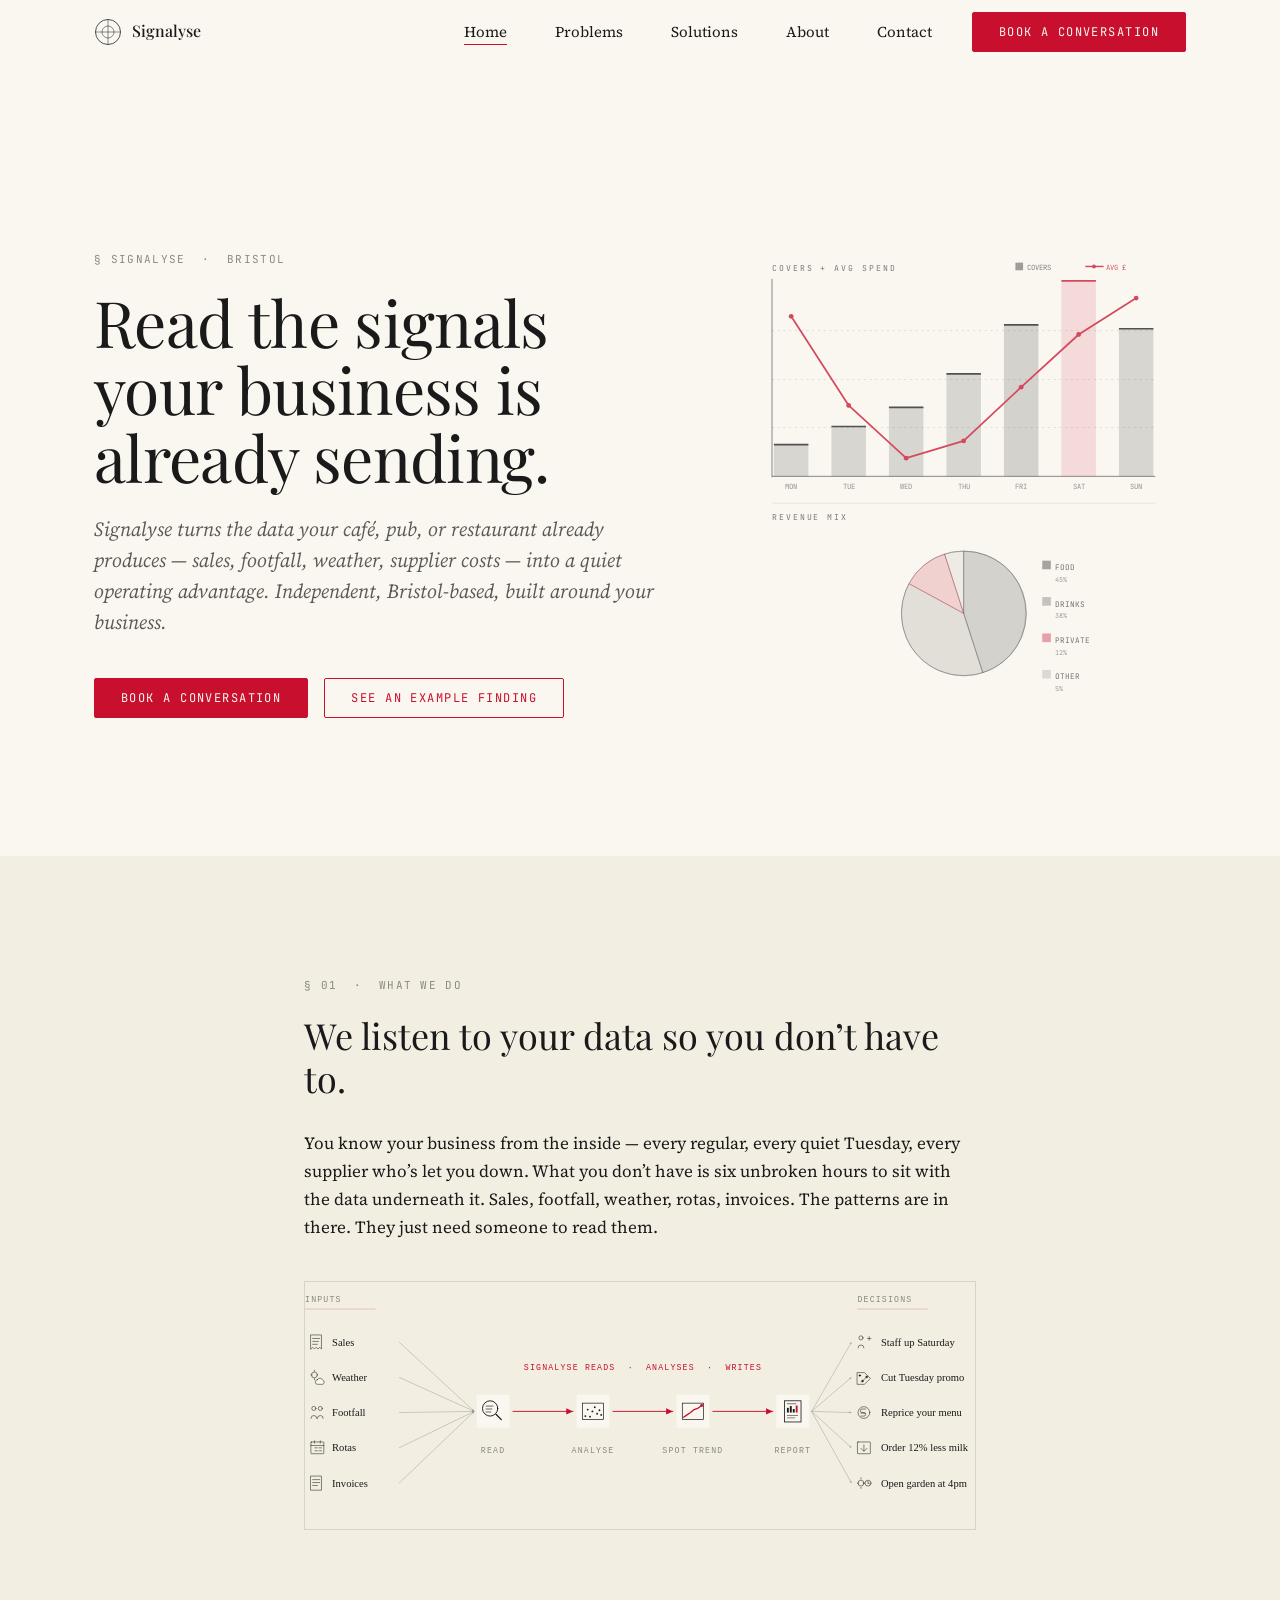
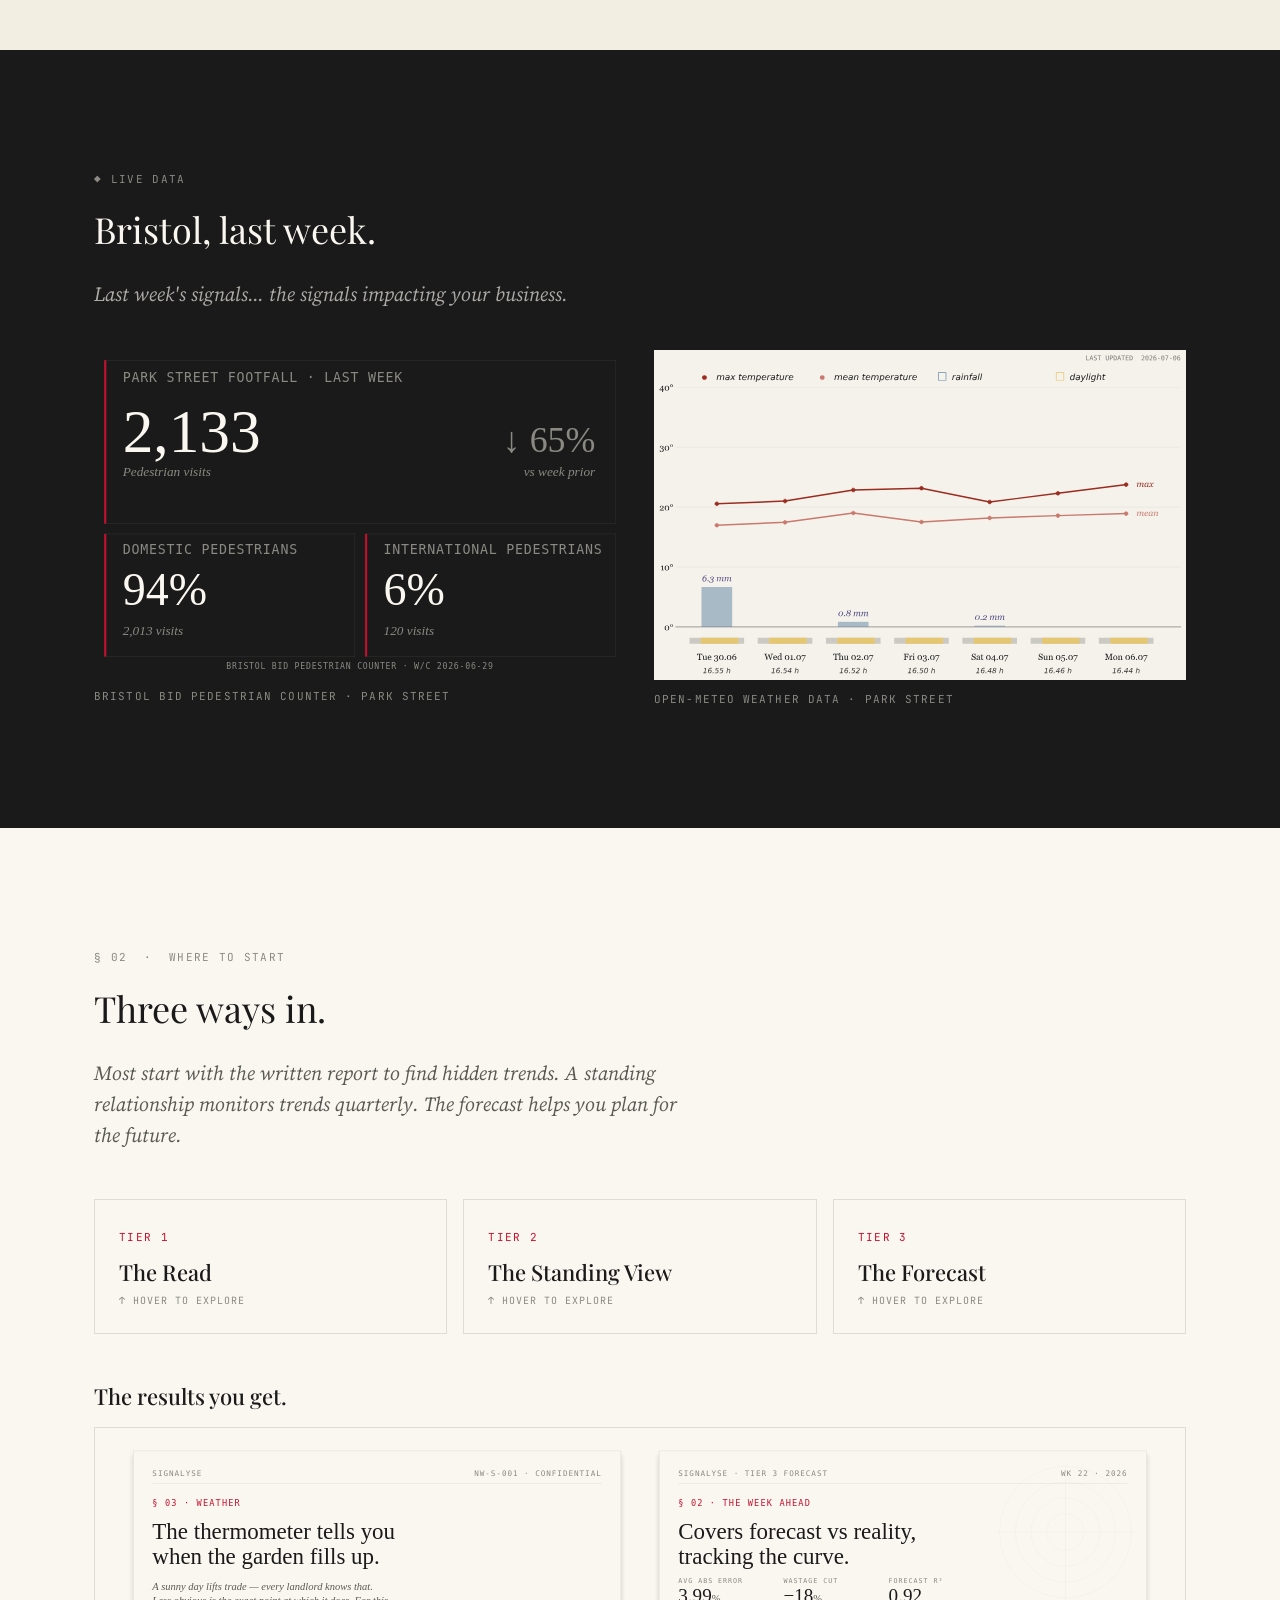
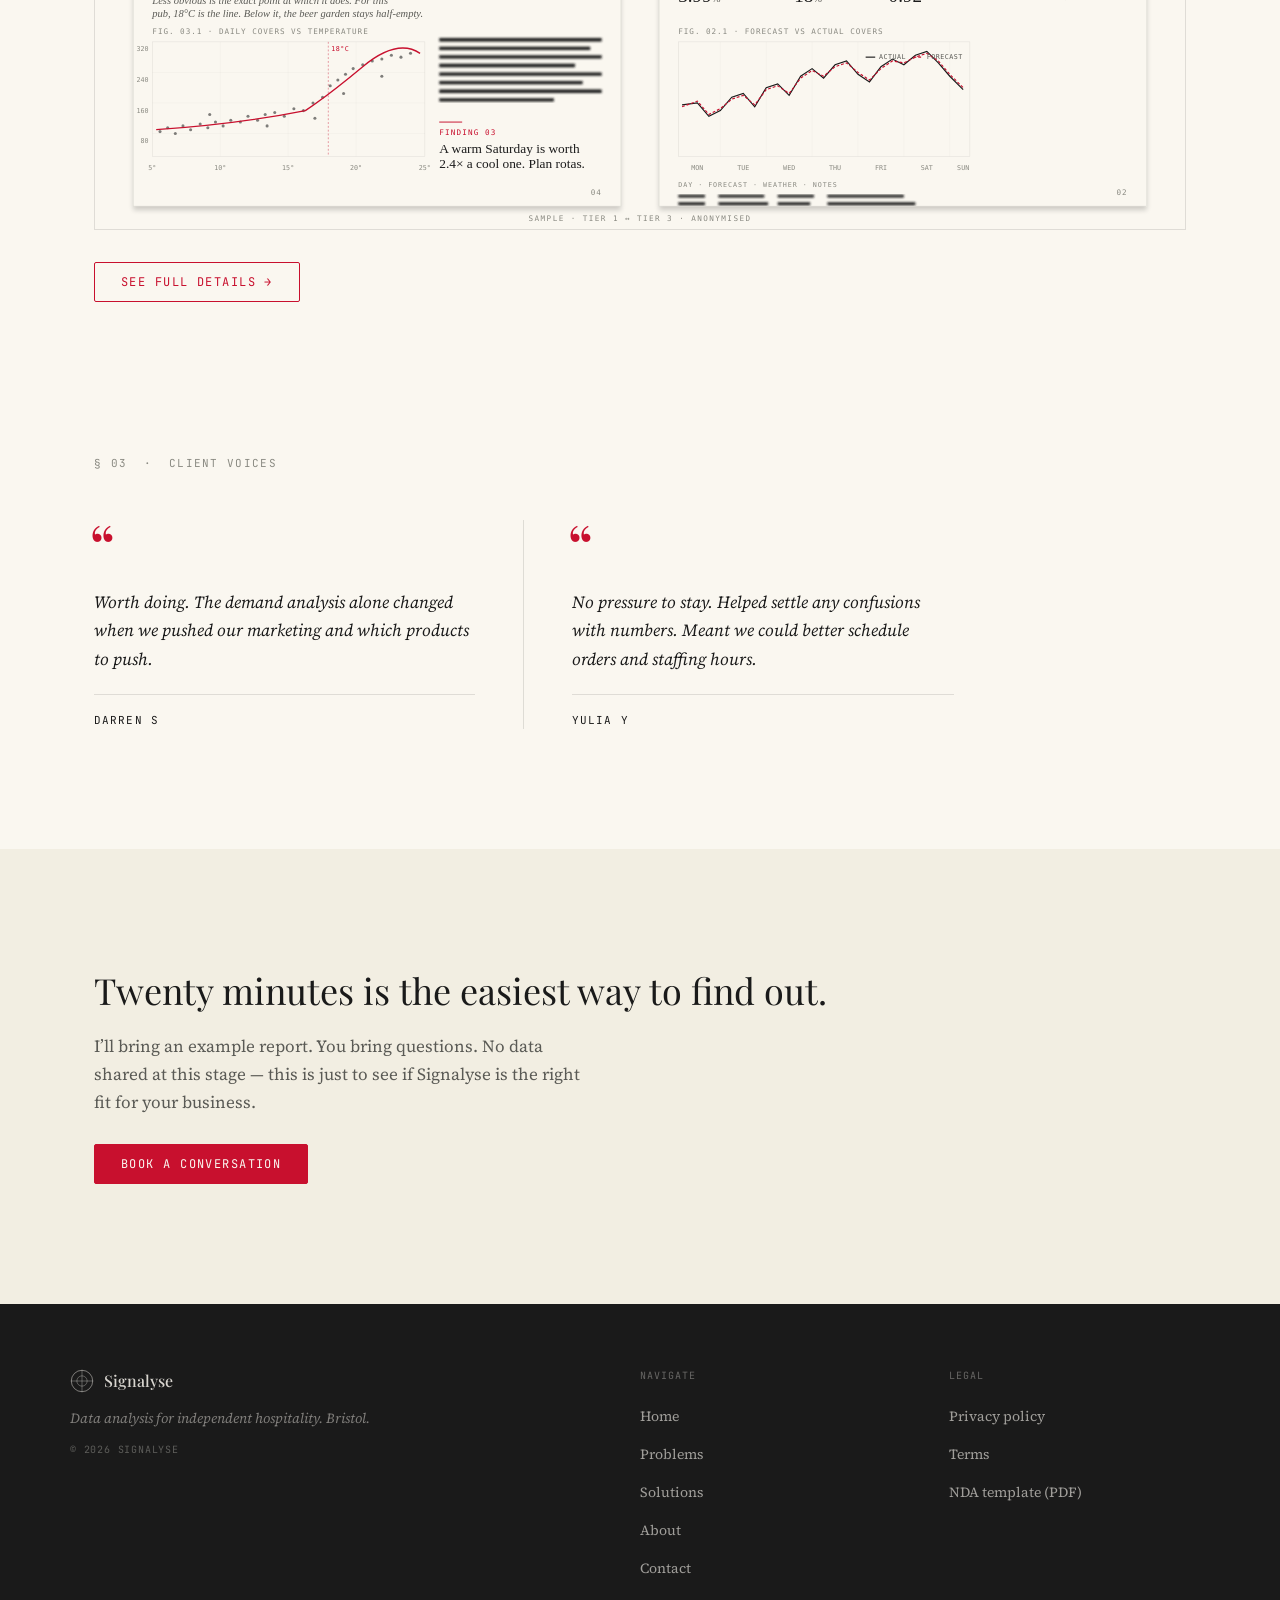
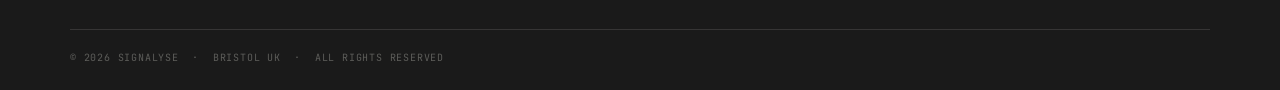
<file: index.html>
<!DOCTYPE html>
<html lang="en">
<head>
  <meta charset="UTF-8">
  <meta name="viewport" content="width=device-width, initial-scale=1.0">
  <meta name="description" content="Signalyse turns the data your café, pub, or restaurant already produces into a quiet operating advantage. Independent, Bristol-based.">
  <title>Signalyse — Bristol</title>

  <!-- EDIT ME: Add analytics snippet here when ready.
  Example (Plausible, no cookies):
  <script defer data-domain="signalyse.co.uk" src="https://plausible.io/js/script.js"></script>
  -->

  <link rel="preconnect" href="https://fonts.googleapis.com">
  <link rel="preconnect" href="https://fonts.gstatic.com" crossorigin>
  <link href="https://fonts.googleapis.com/css2?family=JetBrains+Mono:wght@400&family=Playfair+Display:wght@400;500&family=Source+Serif+4:ital,opsz,wght@0,8..60,400;0,8..60,500;1,8..60,400&display=swap" rel="stylesheet">
  <link rel="stylesheet" href="styles.css?v=4">
</head>
<body class="page-body">

<!-- ============================================================
     NAVIGATION — If you edit nav, update on all five pages.
     Pages: index.html, problems.html, solutions.html, about.html, contact.html
     ============================================================ -->
<header id="site-header">
  <div class="nav-inner">
    <a href="index.html" class="nav-brand" aria-label="Signalyse — home">
      <svg viewBox="0 0 28 28" width="28" height="28" fill="none" aria-hidden="true" focusable="false">
        <circle cx="14" cy="14" r="12.5" stroke="currentColor" stroke-width="0.75"/>
        <circle cx="14" cy="14" r="6"    stroke="currentColor" stroke-width="0.5"/>
        <line x1="14" y1="1"  x2="14" y2="27" stroke="currentColor" stroke-width="0.5"/>
        <line x1="1"  y1="14" x2="27" y2="14" stroke="currentColor" stroke-width="0.5"/>
      </svg>
      <span class="nav-brand-name">Signalyse</span>
    </a>
    <ul class="nav-links" role="list">
      <li><a href="index.html">Home</a></li>
      <li><a href="problems.html">Problems</a></li>
      <li><a href="solutions.html">Solutions</a></li>
      <li><a href="about.html">About</a></li>
      <li><a href="contact.html">Contact</a></li>
    </ul>
    <a href="https://cal.com/signalyse/20min" class="btn btn-primary nav-cta" target="_blank" rel="noopener noreferrer">Book a conversation</a>
    <button id="menu-toggle" class="nav-hamburger"
            aria-expanded="false" aria-controls="mobile-menu"
            aria-label="Open navigation menu">
      <svg viewBox="0 0 24 24" width="22" height="22" fill="none" aria-hidden="true" focusable="false">
        <line x1="3" y1="6"  x2="21" y2="6"  stroke="currentColor" stroke-width="1.5"/>
        <line x1="3" y1="12" x2="21" y2="12" stroke="currentColor" stroke-width="1.5"/>
        <line x1="3" y1="18" x2="21" y2="18" stroke="currentColor" stroke-width="1.5"/>
      </svg>
    </button>
  </div>
</header>

<div id="mobile-menu" role="dialog" aria-modal="true" aria-label="Navigation menu" aria-hidden="true">
  <button id="menu-close" class="mobile-menu-close" aria-label="Close navigation menu">
    <svg viewBox="0 0 24 24" width="22" height="22" fill="none" aria-hidden="true" focusable="false">
      <line x1="4" y1="4" x2="20" y2="20" stroke="currentColor" stroke-width="1.5"/>
      <line x1="20" y1="4" x2="4" y2="20" stroke="currentColor" stroke-width="1.5"/>
    </svg>
  </button>
  <nav class="mobile-menu-links" aria-label="Mobile navigation">
    <a href="index.html">Home</a>
    <a href="problems.html">Problems</a>
    <a href="solutions.html">Solutions</a>
    <a href="about.html">About</a>
    <a href="contact.html">Contact</a>
  </nav>
  <a href="https://cal.com/signalyse/20min" class="btn btn-primary mobile-menu-cta" target="_blank" rel="noopener noreferrer">Book a conversation</a>
</div>


<main>

<!-- ============================================================
     HERO
     ============================================================ -->
<section class="hero" aria-labelledby="hero-heading">
  <div class="hero-inner container">

    <div class="hero-content fade-in">
      <span class="section-label">&sect; SIGNALYSE &nbsp;&middot;&nbsp; BRISTOL</span>
      <h1 id="hero-heading">Read the signals your business is already sending.</h1>
      <p class="lead">Signalyse turns the data your caf&eacute;, pub, or restaurant already produces &mdash; sales, footfall, weather, supplier costs &mdash; into a quiet operating advantage. Independent, Bristol-based, built around your business.</p>
      <div class="btn-group">
        <a href="contact.html" class="btn btn-primary">Book a conversation</a>
        <a href="problems.html" class="btn btn-secondary">See an example finding</a>
      </div>
    </div>

    <!-- Decorative analytics charts SVG — desktop only -->
    <svg class="hero-decoration" viewBox="0 0 480 480" style="opacity:0.75" aria-hidden="true" focusable="false">

      <!-- ── Combined chart: Covers (bars) + Avg Spend (line) ── -->
      <text x="48" y="18" font-family="'JetBrains Mono', monospace" font-size="8.5" letter-spacing="2" fill="currentColor" opacity="0.75">COVERS + AVG SPEND</text>

      <!-- Chart legend -->
      <rect x="302" y="9" width="8" height="8" fill="currentColor" opacity="0.55"/>
      <text x="314" y="17" font-family="'JetBrains Mono', monospace" font-size="7.5" fill="currentColor" opacity="0.7">COVERS</text>
      <line x1="375" y1="13" x2="394" y2="13" stroke="#C8102E" stroke-width="1.5"/>
      <circle cx="384" cy="13" r="2" fill="#C8102E"/>
      <text x="397" y="17" font-family="'JetBrains Mono', monospace" font-size="7.5" fill="#C8102E" opacity="0.9">AVG £</text>

      <!-- Grid lines -->
      <line x1="48" y1="80"  x2="448" y2="80"  stroke="currentColor" stroke-width="0.4" stroke-dasharray="2,4" opacity="0.45"/>
      <line x1="48" y1="131" x2="448" y2="131" stroke="currentColor" stroke-width="0.4" stroke-dasharray="2,4" opacity="0.45"/>
      <line x1="48" y1="181" x2="448" y2="181" stroke="currentColor" stroke-width="0.4" stroke-dasharray="2,4" opacity="0.45"/>

      <!-- Axes -->
      <line x1="48" y1="232" x2="448" y2="232" stroke="currentColor" stroke-width="0.7"/>
      <line x1="48" y1="26"  x2="48"  y2="233" stroke="currentColor" stroke-width="0.7"/>

      <!-- Bar fills (covers Mon–Sun: 24,38,52,78,115,148,112 normalised to 204px) -->
      <rect x="50"  y="199" width="36" height="33"  fill="currentColor" opacity="0.20"/>
      <rect x="110" y="180" width="36" height="52"  fill="currentColor" opacity="0.20"/>
      <rect x="170" y="160" width="36" height="72"  fill="currentColor" opacity="0.20"/>
      <rect x="230" y="125" width="36" height="107" fill="currentColor" opacity="0.20"/>
      <rect x="290" y="74"  width="36" height="158" fill="currentColor" opacity="0.22"/>
      <rect x="350" y="28"  width="36" height="204" fill="#C8102E"     opacity="0.16"/>
      <rect x="410" y="78"  width="36" height="154" fill="currentColor" opacity="0.20"/>

      <!-- Bar top caps -->
      <line x1="50"  y1="199" x2="86"  y2="199" stroke="currentColor" stroke-width="1.8"/>
      <line x1="110" y1="180" x2="146" y2="180" stroke="currentColor" stroke-width="1.8"/>
      <line x1="170" y1="160" x2="206" y2="160" stroke="currentColor" stroke-width="1.8"/>
      <line x1="230" y1="125" x2="266" y2="125" stroke="currentColor" stroke-width="1.8"/>
      <line x1="290" y1="74"  x2="326" y2="74"  stroke="currentColor" stroke-width="1.8"/>
      <line x1="350" y1="28"  x2="386" y2="28"  stroke="#C8102E"     stroke-width="1.8"/>
      <line x1="410" y1="78"  x2="446" y2="78"  stroke="currentColor" stroke-width="1.8"/>

      <!-- Avg spend line (red — high Mon/Sun, dips midweek) -->
      <polyline points="68,65 128,158 188,213 248,195 308,139 368,84 428,46"
                fill="none" stroke="#C8102E" stroke-width="1.8" stroke-linejoin="round" stroke-linecap="round"/>

      <!-- Avg spend dots -->
      <circle cx="68"  cy="65"  r="2.5" fill="#C8102E"/>
      <circle cx="128" cy="158" r="2.5" fill="#C8102E"/>
      <circle cx="188" cy="213" r="2.5" fill="#C8102E"/>
      <circle cx="248" cy="195" r="2.5" fill="#C8102E"/>
      <circle cx="308" cy="139" r="2.5" fill="#C8102E"/>
      <circle cx="368" cy="84"  r="2.5" fill="#C8102E"/>
      <circle cx="428" cy="46"  r="2.5" fill="#C8102E"/>

      <!-- Day labels -->
      <text x="68"  y="245" font-family="'JetBrains Mono', monospace" font-size="7.5" fill="currentColor" text-anchor="middle" opacity="0.6">MON</text>
      <text x="128" y="245" font-family="'JetBrains Mono', monospace" font-size="7.5" fill="currentColor" text-anchor="middle" opacity="0.6">TUE</text>
      <text x="188" y="245" font-family="'JetBrains Mono', monospace" font-size="7.5" fill="currentColor" text-anchor="middle" opacity="0.6">WED</text>
      <text x="248" y="245" font-family="'JetBrains Mono', monospace" font-size="7.5" fill="currentColor" text-anchor="middle" opacity="0.6">THU</text>
      <text x="308" y="245" font-family="'JetBrains Mono', monospace" font-size="7.5" fill="currentColor" text-anchor="middle" opacity="0.6">FRI</text>
      <text x="368" y="245" font-family="'JetBrains Mono', monospace" font-size="7.5" fill="currentColor" text-anchor="middle" opacity="0.6">SAT</text>
      <text x="428" y="245" font-family="'JetBrains Mono', monospace" font-size="7.5" fill="currentColor" text-anchor="middle" opacity="0.6">SUN</text>

      <!-- Section divider -->
      <line x1="48" y1="260" x2="448" y2="260" stroke="currentColor" stroke-width="0.4" opacity="0.3"/>

      <!-- ── Pie chart: Revenue Mix ── -->
      <text x="48" y="278" font-family="'JetBrains Mono', monospace" font-size="8.5" letter-spacing="2" fill="currentColor" opacity="0.75">REVENUE MIX</text>

      <!--
        Pie: cx=248 cy=375 r=65. Arcs start 12 o'clock, clockwise.
        Boundary points computed as (cx + r·cos θ, cy + r·sin θ)
        where θ = 2π·cumulative − π/2
        P0 (  0%) = (248, 310)   P1 (45%) = (268, 437)
        P2 ( 83%) = (191, 344)   P3 (95%) = (228, 313)
      -->

      <!-- Food 45% -->
      <path d="M248,310 A65,65 0 0,1 268,437 L248,375 Z" fill="currentColor" opacity="0.22"/>
      <path d="M248,310 A65,65 0 0,1 268,437 L248,375 Z" fill="none" stroke="currentColor" stroke-width="0.7" opacity="0.5"/>

      <!-- Drinks 38% -->
      <path d="M268,437 A65,65 0 0,1 191,344 L248,375 Z" fill="currentColor" opacity="0.14"/>
      <path d="M268,437 A65,65 0 0,1 191,344 L248,375 Z" fill="none" stroke="currentColor" stroke-width="0.7" opacity="0.5"/>

      <!-- Private Dining 12% -->
      <path d="M191,344 A65,65 0 0,1 228,313 L248,375 Z" fill="#C8102E" opacity="0.22"/>
      <path d="M191,344 A65,65 0 0,1 228,313 L248,375 Z" fill="none" stroke="#C8102E" stroke-width="0.7" opacity="0.6"/>

      <!-- Other 5% -->
      <path d="M228,313 A65,65 0 0,1 248,310 L248,375 Z" fill="currentColor" opacity="0.07"/>
      <path d="M228,313 A65,65 0 0,1 248,310 L248,375 Z" fill="none" stroke="currentColor" stroke-width="0.7" opacity="0.5"/>

      <!-- Outer ring -->
      <circle cx="248" cy="375" r="65" fill="none" stroke="currentColor" stroke-width="0.7" opacity="0.5"/>

      <!-- Pie legend (right of centred pie, x=313+17 gap = 330) -->
      <rect x="330" y="320" width="9" height="9" fill="currentColor" opacity="0.50"/>
      <text x="343" y="330" font-family="'JetBrains Mono', monospace" font-size="8" fill="currentColor" opacity="0.8">FOOD</text>
      <text x="343" y="342" font-family="'JetBrains Mono', monospace" font-size="7" fill="currentColor" opacity="0.55">45%</text>

      <rect x="330" y="358" width="9" height="9" fill="currentColor" opacity="0.32"/>
      <text x="343" y="368" font-family="'JetBrains Mono', monospace" font-size="8" fill="currentColor" opacity="0.8">DRINKS</text>
      <text x="343" y="380" font-family="'JetBrains Mono', monospace" font-size="7" fill="currentColor" opacity="0.55">38%</text>

      <rect x="330" y="396" width="9" height="9" fill="#C8102E" opacity="0.50"/>
      <text x="343" y="406" font-family="'JetBrains Mono', monospace" font-size="8" fill="currentColor" opacity="0.8">PRIVATE</text>
      <text x="343" y="418" font-family="'JetBrains Mono', monospace" font-size="7" fill="currentColor" opacity="0.55">12%</text>

      <rect x="330" y="434" width="9" height="9" fill="currentColor" opacity="0.18"/>
      <text x="343" y="444" font-family="'JetBrains Mono', monospace" font-size="8" fill="currentColor" opacity="0.8">OTHER</text>
      <text x="343" y="456" font-family="'JetBrains Mono', monospace" font-size="7" fill="currentColor" opacity="0.55">5%</text>

    </svg>

  </div>
</section>


<!-- ============================================================
     &sect; 01 &middot; WHAT WE DO
     ============================================================ -->
<section aria-labelledby="whatwedo-heading" style="background:var(--bg-secondary)">
  <div class="prose-c fade-in" style="max-width:720px;margin:0 auto;padding:0 24px">
    <span class="section-label">&sect; 01 &nbsp;&middot;&nbsp; WHAT WE DO</span>
    <h2 id="whatwedo-heading">We listen to your data so you don&rsquo;t have to.</h2>
    <p>You know your business from the inside &mdash; every regular, every quiet Tuesday, every supplier who&rsquo;s let you down. What you don&rsquo;t have is six unbroken hours to sit with the data underneath it. Sales, footfall, weather, rotas, invoices. The patterns are in there. They just need someone to read them.</p>
    <figure class="fade-in" style="margin-top:40px">
      <img src="assets/images/diagram-inputs-decisions.svg"
           alt="Diagram showing how Signalyse reads inputs — sales, weather, footfall, rotas, invoices — then analyses, spots trends, and writes decisions back to the business owner"
           style="width:100%;border:0.5px solid var(--rule)"
           loading="lazy">
    </figure>
  </div>
</section>



<!-- ============================================================
     LIVE SIGNAL — LAST WEEK IN BRISTOL
     ============================================================ -->
<section aria-labelledby="signal-heading" class="section-signal">
  <div class="container">
    <span class="section-label fade-in">&#9670; LIVE DATA </span>
    <h2 id="signal-heading" class="fade-in">Bristol, last week.</h2>
    <p class="lead fade-in">Last week's signals... the signals impacting your business.</p>

    <div class="signal-grid">
      <figure class="signal-figure fade-in">
        <img src="Figures/footfall.svg"
             alt="Park Street footfall dashboard: 14,299 pedestrian visits for the week of 26 May 2026, up 20% on the prior week — 96% domestic, 4% international"
             loading="lazy">
        <figcaption class="signal-caption">Bristol BID pedestrian counter &middot; Park Street</figcaption>
      </figure>
      <figure class="signal-figure fade-in">
        <img src="Figures/weather.svg"
             alt="Temperature chart for Bristol, 27 May to 2 June 2026, showing daily maximum and mean temperatures rising toward 25°C by Saturday"
             loading="lazy">
        <figcaption class="signal-caption">Open-Meteo weather data &middot; Park Street</figcaption>
      </figure>
    </div>

  </div>
</section>


<!-- ============================================================
     &sect; 02 &middot; WHERE TO START
     ============================================================ -->
<section aria-labelledby="tiers-heading">
  <div class="container">
    <span class="section-label fade-in">&sect; 02 &nbsp;&middot;&nbsp; WHERE TO START</span>
    <h2 id="tiers-heading" class="fade-in">Three ways in.</h2>
    <p class="lead fade-in">Most start with the written report to find hidden trends. A standing relationship monitors trends quarterly. The forecast helps you plan for the future.</p>

    <div class="tier-preview-grid fade-in">

      <div class="tier-preview-card">
        <span class="tier-preview-num">Tier 1</span>
        <h3>The Read</h3>
        <span class="tier-hover-hint">&#8593; hover to explore</span>
        <div class="tier-expand">
          <p class="tier-preview-desc">A one-off written report. Your data read, analysed, and written up &mdash; patterns found, what they mean, and concrete moves in priority order.</p>
        </div>
      </div>

      <div class="tier-preview-card">
        <span class="tier-preview-num">Tier 2</span>
        <h3>The Standing View</h3>
        <span class="tier-hover-hint">&#8593; hover to explore</span>
        <div class="tier-expand">
          <p class="tier-preview-desc">Quarterly written brief, always-on live dashboard, and ongoing analyst access. A standing relationship that tracks your business across the year.</p>
        </div>
      </div>

      <div class="tier-preview-card">
        <span class="tier-preview-num">Tier 3</span>
        <h3>The Forecast</h3>
        <span class="tier-hover-hint">&#8593; hover to explore</span>
        <div class="tier-expand">
          <p class="tier-preview-desc">A weekly PDF for the days ahead, built using external signals and tailored to your business using our AI expertise. Optimise your business decisions.</p>
        </div>
      </div>

    </div>

    <div class="fade-in" style="margin-top:48px">
      <h3 style="margin-bottom:16px">The results you get.</h3>
      <figure style="margin:0">
        <img src="assets/images/sample-report-preview.svg"
             alt="Sample Signalyse written report — showing data analysis, trend findings, and prioritised recommendations for a hospitality business"
             style="width:100%;border:0.5px solid var(--rule)"
             loading="lazy">
      </figure>
    </div>

    <div style="margin-top:2rem" class="fade-in">
      <a href="solutions.html" class="btn btn-secondary">See full details &rarr;</a>
    </div>
  </div>
</section>


<!-- ============================================================
     &sect; 03 &middot; CLIENT VOICES
     ============================================================
     ============================================================
     TESTIMONIALS &mdash; PRE-LAUNCH WARNING
     ============================================================
     Do not ship the site with placeholder testimonials live.
     Choose ONE before launch:
       A. Real quotes from real clients (preferred)
       B. Hide this section by adding hidden attribute: <section ... hidden>
     Fake testimonials destroy credibility instantly and are the
     single fastest way to lose the audience this site is for.
     Set this section to hidden until you have at least 2 real quotes.
     ============================================================ -->
<section aria-labelledby="testimonials-heading" style="padding-top:2rem">
  <div class="container">
    <span class="section-label" id="testimonials-heading">&sect; 03 &nbsp;&middot;&nbsp; CLIENT VOICES</span>

    <div class="testimonials-grid">

      <article class="testimonial fade-in">
        <span class="testimonial-mark" aria-hidden="true">&ldquo;</span>
        <blockquote class="testimonial-quote">
          <p>Worth doing. The demand analysis alone changed when we pushed our marketing and which products to push.</p>
        </blockquote>
        <hr class="testimonial-rule" aria-hidden="true">
        <span class="testimonial-name">Darren S</span>
      </article>

      <article class="testimonial fade-in">
        <span class="testimonial-mark" aria-hidden="true">&ldquo;</span>
        <blockquote class="testimonial-quote">
          <p>No pressure to stay. Helped settle any confusions with numbers. Meant we could better schedule orders and staffing hours.</p>
        </blockquote>
        <hr class="testimonial-rule" aria-hidden="true">
        <span class="testimonial-name">Yulia Y</span>
      </article>

    </div>
  </div>
</section>


<!-- ============================================================
     CLOSING CTA
     ============================================================ -->
<section style="background:var(--bg-secondary)" aria-labelledby="cta-heading">
  <div class="container">
    <div class="cta-strip fade-in">
      <h2 id="cta-heading">Twenty minutes is the easiest way to find out.</h2>
      <p>I&rsquo;ll bring an example report. You bring questions. No data shared at this stage &mdash; this is just to see if Signalyse is the right fit for your business.</p>
      <div class="btn-group">
        <a href="contact.html" class="btn btn-primary">Book a conversation</a>
      </div>
    </div>
  </div>
</section>

</main>


<!-- ============================================================
     FOOTER — If you edit footer, update on all five pages.
     Pages: index.html, problems.html, solutions.html, about.html, contact.html
     ============================================================ -->
<footer class="site-footer">
  <div class="footer-grid">
    <div>
      <a href="index.html" class="footer-brand-row" style="text-decoration:none" aria-label="Signalyse — home">
        <svg viewBox="0 0 28 28" width="24" height="24" fill="none" aria-hidden="true" focusable="false">
          <circle cx="14" cy="14" r="12.5" stroke="rgba(250,247,240,0.7)" stroke-width="0.75"/>
          <circle cx="14" cy="14" r="6"    stroke="rgba(250,247,240,0.7)" stroke-width="0.5"/>
          <line x1="14" y1="1"  x2="14" y2="27" stroke="rgba(250,247,240,0.7)" stroke-width="0.5"/>
          <line x1="1"  y1="14" x2="27" y2="14" stroke="rgba(250,247,240,0.7)" stroke-width="0.5"/>
        </svg>
        <span class="footer-brand-name">Signalyse</span>
      </a>
      <p class="footer-tagline">Data analysis for independent hospitality. Bristol.</p>
      <p class="footer-copy">&copy; 2026 Signalyse</p>
    </div>
    <nav aria-label="Footer navigation">
      <span class="footer-col-label">Navigate</span>
      <ul class="footer-links" role="list">
        <li><a href="index.html">Home</a></li>
        <li><a href="problems.html">Problems</a></li>
        <li><a href="solutions.html">Solutions</a></li>
        <li><a href="about.html">About</a></li>
        <li><a href="contact.html">Contact</a></li>
      </ul>
    </nav>
    <div>
      <span class="footer-col-label">Legal</span>
      <ul class="footer-links" role="list">
        <li><a href="#">Privacy policy</a></li>
        <li><a href="#">Terms</a></li>
        <li><a href="assets/pdf/signalyse-nda-template.pdf" download>NDA template (PDF)</a></li>
      </ul>
    </div>
  </div>
  <div class="footer-strip">
    <p>&copy; 2026 SIGNALYSE &nbsp;&middot;&nbsp; BRISTOL UK &nbsp;&middot;&nbsp; ALL RIGHTS RESERVED</p>
  </div>
</footer>


<script src="main.js?v=4"></script>
</body>
</html>
</file>
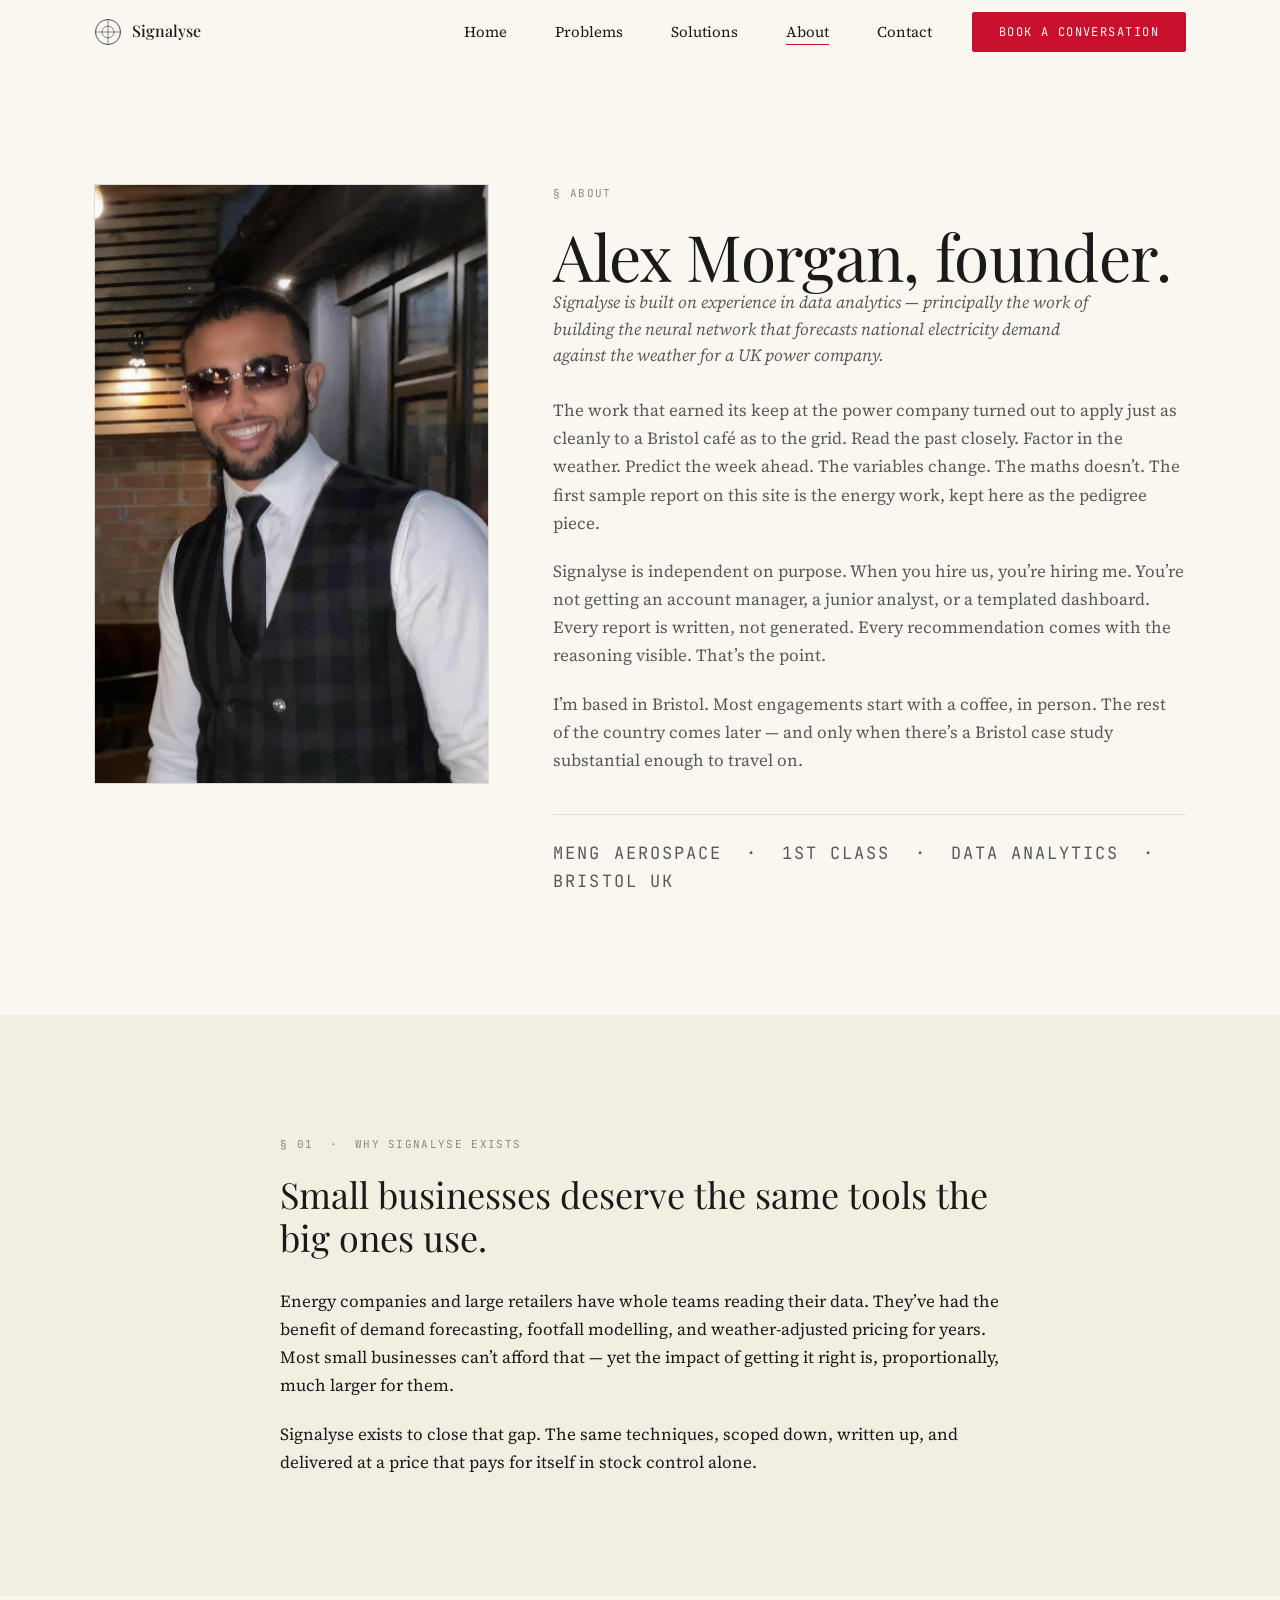
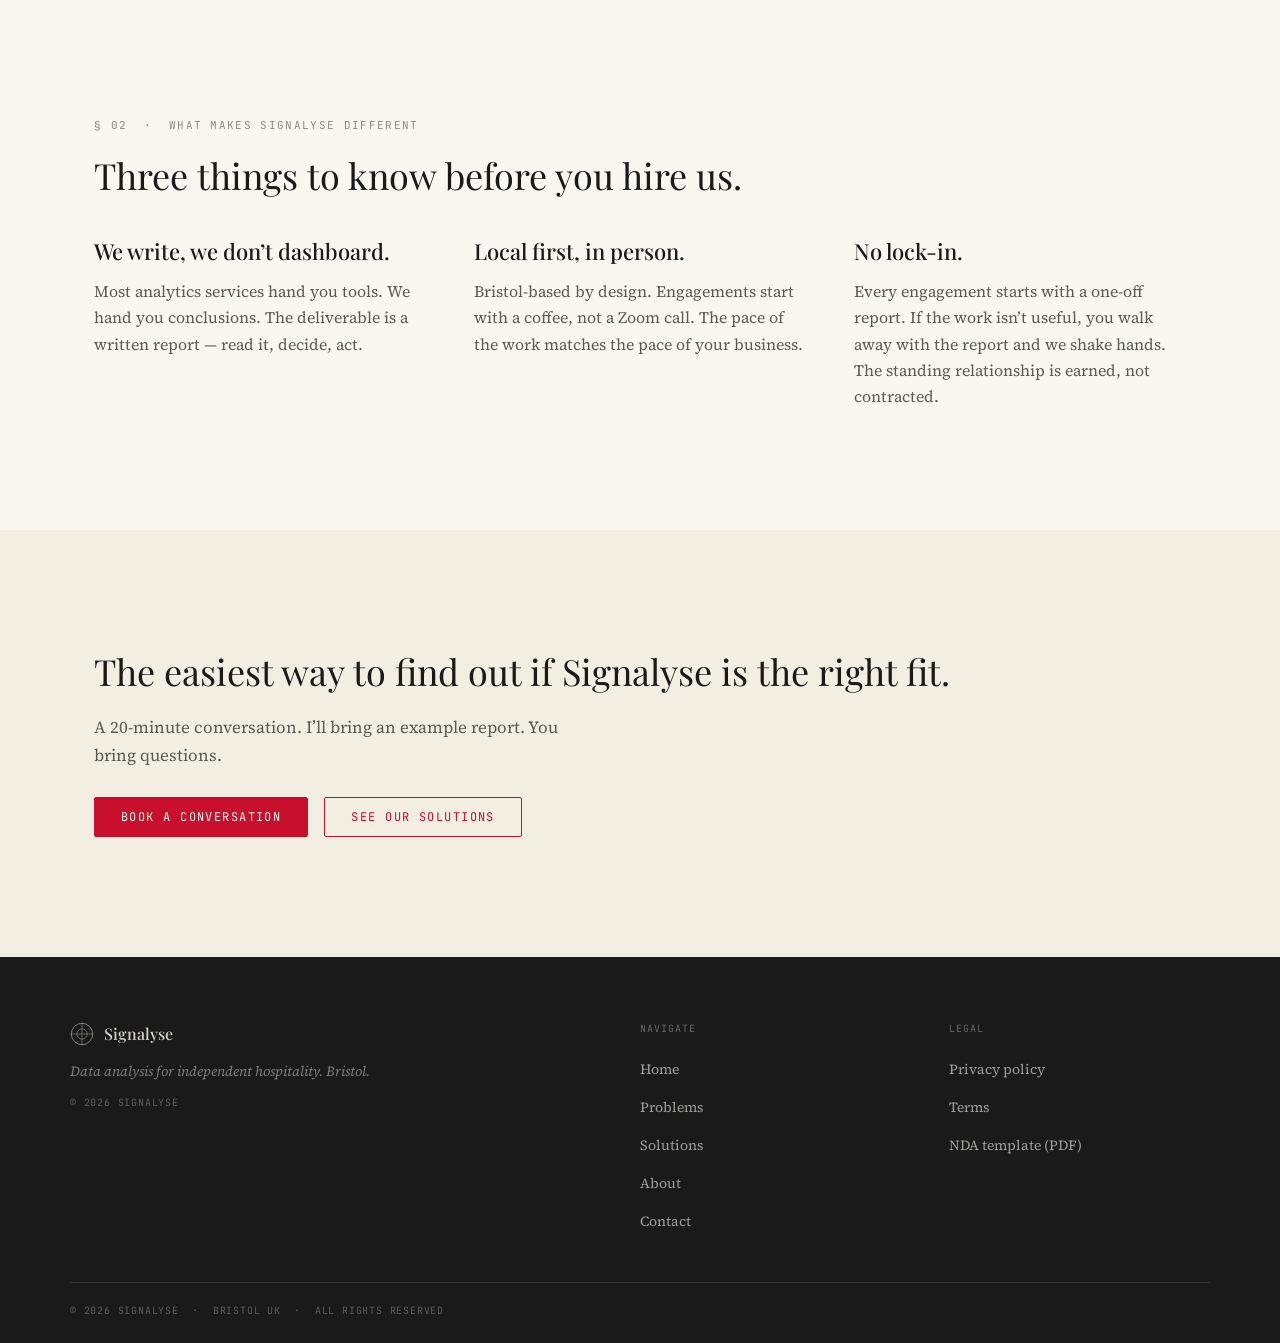
<file: about.html>
<!DOCTYPE html>
<html lang="en">
<head>
  <meta charset="UTF-8">
  <meta name="viewport" content="width=device-width, initial-scale=1.0">
  <meta name="description" content="Alex Morgan, founder of Signalyse — MEng Aerospace Engineering, experience in data analytics and neural-network demand forecasting for a UK power company.">
  <title>About — Signalyse</title>

  <!-- EDIT ME: Add analytics snippet here when ready.
  <script defer data-domain="signalyse.co.uk" src="https://plausible.io/js/script.js"></script>
  -->

  <link rel="preconnect" href="https://fonts.googleapis.com">
  <link rel="preconnect" href="https://fonts.gstatic.com" crossorigin>
  <link href="https://fonts.googleapis.com/css2?family=JetBrains+Mono:wght@400&family=Playfair+Display:wght@400;500&family=Source+Serif+4:ital,opsz,wght@0,8..60,400;0,8..60,500;1,8..60,400&display=swap" rel="stylesheet">
  <link rel="stylesheet" href="styles.css?v=4">
</head>
<body class="page-body">

<!-- ============================================================
     NAVIGATION — If you edit nav, update on all five pages.
     Pages: index.html, problems.html, solutions.html, about.html, contact.html
     ============================================================ -->
<header id="site-header">
  <div class="nav-inner">
    <a href="index.html" class="nav-brand" aria-label="Signalyse — home">
      <svg viewBox="0 0 28 28" width="28" height="28" fill="none" aria-hidden="true" focusable="false">
        <circle cx="14" cy="14" r="12.5" stroke="currentColor" stroke-width="0.75"/>
        <circle cx="14" cy="14" r="6"    stroke="currentColor" stroke-width="0.5"/>
        <line x1="14" y1="1"  x2="14" y2="27" stroke="currentColor" stroke-width="0.5"/>
        <line x1="1"  y1="14" x2="27" y2="14" stroke="currentColor" stroke-width="0.5"/>
      </svg>
      <span class="nav-brand-name">Signalyse</span>
    </a>
    <ul class="nav-links" role="list">
      <li><a href="index.html">Home</a></li>
      <li><a href="problems.html">Problems</a></li>
      <li><a href="solutions.html">Solutions</a></li>
      <li><a href="about.html">About</a></li>
      <li><a href="contact.html">Contact</a></li>
    </ul>
    <a href="https://cal.com/signalyse/20min" class="btn btn-primary nav-cta" target="_blank" rel="noopener noreferrer">Book a conversation</a>
    <button id="menu-toggle" class="nav-hamburger"
            aria-expanded="false" aria-controls="mobile-menu"
            aria-label="Open navigation menu">
      <svg viewBox="0 0 24 24" width="22" height="22" fill="none" aria-hidden="true" focusable="false">
        <line x1="3" y1="6"  x2="21" y2="6"  stroke="currentColor" stroke-width="1.5"/>
        <line x1="3" y1="12" x2="21" y2="12" stroke="currentColor" stroke-width="1.5"/>
        <line x1="3" y1="18" x2="21" y2="18" stroke="currentColor" stroke-width="1.5"/>
      </svg>
    </button>
  </div>
</header>

<div id="mobile-menu" role="dialog" aria-modal="true" aria-label="Navigation menu" aria-hidden="true">
  <button id="menu-close" class="mobile-menu-close" aria-label="Close navigation menu">
    <svg viewBox="0 0 24 24" width="22" height="22" fill="none" aria-hidden="true" focusable="false">
      <line x1="4" y1="4" x2="20" y2="20" stroke="currentColor" stroke-width="1.5"/>
      <line x1="20" y1="4" x2="4" y2="20" stroke="currentColor" stroke-width="1.5"/>
    </svg>
  </button>
  <nav class="mobile-menu-links" aria-label="Mobile navigation">
    <a href="index.html">Home</a>
    <a href="problems.html">Problems</a>
    <a href="solutions.html">Solutions</a>
    <a href="about.html">About</a>
    <a href="contact.html">Contact</a>
  </nav>
  <a href="https://cal.com/signalyse/20min" class="btn btn-primary mobile-menu-cta" target="_blank" rel="noopener noreferrer">Book a conversation</a>
</div>


<main>

<!-- ============================================================
     HERO — Alex Morgan, founder
     ============================================================ -->
<section aria-labelledby="about-heading">
  <div class="about-hero-inner">

    <div class="fade-in">
      <!-- EDIT ME: Replace this placeholder with a real portrait photo.
           Recommended: square crop, 800×800px minimum, well-lit, neutral background.
           <img src="assets/images/alex-morgan.jpg"
                alt="Alex Morgan, founder of Signalyse"
                class="portrait-placeholder"
                width="480" height="480"> -->
      <img src="assets/images/1753365571806.png"
           alt="Founder portrait"
           class="portrait-placeholder"
           width="480" height="600"
           loading="lazy">
    </div>

    <div class="about-prose fade-in">
      <span class="section-label">&sect; ABOUT</span>
      <h1 id="about-heading">Alex Morgan, founder.</h1>

      <p class="lead">Signalyse is built on experience in data analytics &mdash; principally the work of building the neural network that forecasts national electricity demand against the weather for a UK power company.</p>

      <p>The work that earned its keep at the power company turned out to apply just as cleanly to a Bristol caf&eacute; as to the grid. Read the past closely. Factor in the weather. Predict the week ahead. The variables change. The maths doesn&rsquo;t. The first sample report on this site is the energy work, kept here as the pedigree piece.</p>

      <p>Signalyse is independent on purpose. When you hire us, you&rsquo;re hiring me. You&rsquo;re not getting an account manager, a junior analyst, or a templated dashboard. Every report is written, not generated. Every recommendation comes with the reasoning visible. That&rsquo;s the point.</p>

      <p>I&rsquo;m based in Bristol. Most engagements start with a coffee, in person. The rest of the country comes later &mdash; and only when there&rsquo;s a Bristol case study substantial enough to travel on.</p>

      <p class="credentials-strip" aria-label="Credentials">
        MENG AEROSPACE &nbsp;&middot;&nbsp; 1ST CLASS &nbsp;&middot;&nbsp; DATA ANALYTICS &nbsp;&middot;&nbsp; BRISTOL UK
      </p>
    </div>

  </div>
</section>


<!-- ============================================================
     &sect; 01 &middot; WHY SIGNALYSE EXISTS
     ============================================================ -->
<section style="background:var(--bg-secondary)" aria-labelledby="why-heading">
  <div class="container">
    <div class="prose-c fade-in">
      <span class="section-label">&sect; 01 &nbsp;&middot;&nbsp; WHY SIGNALYSE EXISTS</span>
      <h2 id="why-heading">Small businesses deserve the same tools the big ones use.</h2>
      <p>Energy companies and large retailers have whole teams reading their data. They&rsquo;ve had the benefit of demand forecasting, footfall modelling, and weather-adjusted pricing for years. Most small businesses can&rsquo;t afford that &mdash; yet the impact of getting it right is, proportionally, much larger for them.</p>
      <p>Signalyse exists to close that gap. The same techniques, scoped down, written up, and delivered at a price that pays for itself in stock control alone.</p>
    </div>
  </div>
</section>


<!-- ============================================================
     &sect; 02 &middot; WHAT MAKES SIGNALYSE DIFFERENT
     ============================================================ -->
<section aria-labelledby="different-heading">
  <div class="container">
    <span class="section-label fade-in">&sect; 02 &nbsp;&middot;&nbsp; WHAT MAKES SIGNALYSE DIFFERENT</span>
    <h2 id="different-heading" class="fade-in">Three things to know before you hire us.</h2>

    <div class="three-col-grid">

      <div class="three-col-item fade-in">
        <h3>We write, we don&rsquo;t dashboard.</h3>
        <p>Most analytics services hand you tools. We hand you conclusions. The deliverable is a written report &mdash; read it, decide, act.</p>
      </div>

      <div class="three-col-item fade-in">
        <h3>Local first, in person.</h3>
        <p>Bristol-based by design. Engagements start with a coffee, not a Zoom call. The pace of the work matches the pace of your business.</p>
      </div>

      <div class="three-col-item fade-in">
        <h3>No lock-in.</h3>
        <p>Every engagement starts with a one-off report. If the work isn&rsquo;t useful, you walk away with the report and we shake hands. The standing relationship is earned, not contracted.</p>
      </div>

    </div>
  </div>
</section>


<!-- ============================================================
     CLOSING CTA STRIP
     ============================================================ -->
<section style="background:var(--bg-secondary)" aria-labelledby="about-cta-heading">
  <div class="container">
    <div class="cta-strip fade-in">
      <h2 id="about-cta-heading">The easiest way to find out if Signalyse is the right fit.</h2>
      <p>A 20-minute conversation. I&rsquo;ll bring an example report. You bring questions.</p>
      <div class="btn-group">
        <a href="contact.html"   class="btn btn-primary">Book a conversation</a>
        <a href="solutions.html" class="btn btn-secondary">See our solutions</a>
      </div>
    </div>
  </div>
</section>

</main>


<!-- ============================================================
     FOOTER — If you edit footer, update on all five pages.
     Pages: index.html, problems.html, solutions.html, about.html, contact.html
     ============================================================ -->
<footer class="site-footer">
  <div class="footer-grid">
    <div>
      <a href="index.html" class="footer-brand-row" style="text-decoration:none" aria-label="Signalyse — home">
        <svg viewBox="0 0 28 28" width="24" height="24" fill="none" aria-hidden="true" focusable="false">
          <circle cx="14" cy="14" r="12.5" stroke="rgba(250,247,240,0.7)" stroke-width="0.75"/>
          <circle cx="14" cy="14" r="6"    stroke="rgba(250,247,240,0.7)" stroke-width="0.5"/>
          <line x1="14" y1="1"  x2="14" y2="27" stroke="rgba(250,247,240,0.7)" stroke-width="0.5"/>
          <line x1="1"  y1="14" x2="27" y2="14" stroke="rgba(250,247,240,0.7)" stroke-width="0.5"/>
        </svg>
        <span class="footer-brand-name">Signalyse</span>
      </a>
      <p class="footer-tagline">Data analysis for independent hospitality. Bristol.</p>
      <p class="footer-copy">&copy; 2026 Signalyse</p>
    </div>
    <nav aria-label="Footer navigation">
      <span class="footer-col-label">Navigate</span>
      <ul class="footer-links" role="list">
        <li><a href="index.html">Home</a></li>
        <li><a href="problems.html">Problems</a></li>
        <li><a href="solutions.html">Solutions</a></li>
        <li><a href="about.html">About</a></li>
        <li><a href="contact.html">Contact</a></li>
      </ul>
    </nav>
    <div>
      <span class="footer-col-label">Legal</span>
      <ul class="footer-links" role="list">
        <li><a href="#">Privacy policy</a></li>
        <li><a href="#">Terms</a></li>
        <li><a href="assets/pdf/signalyse-nda-template.pdf" download>NDA template (PDF)</a></li>
      </ul>
    </div>
  </div>
  <div class="footer-strip">
    <p>&copy; 2026 SIGNALYSE &nbsp;&middot;&nbsp; BRISTOL UK &nbsp;&middot;&nbsp; ALL RIGHTS RESERVED</p>
  </div>
</footer>


<script src="main.js?v=4"></script>
</body>
</html>
</file>
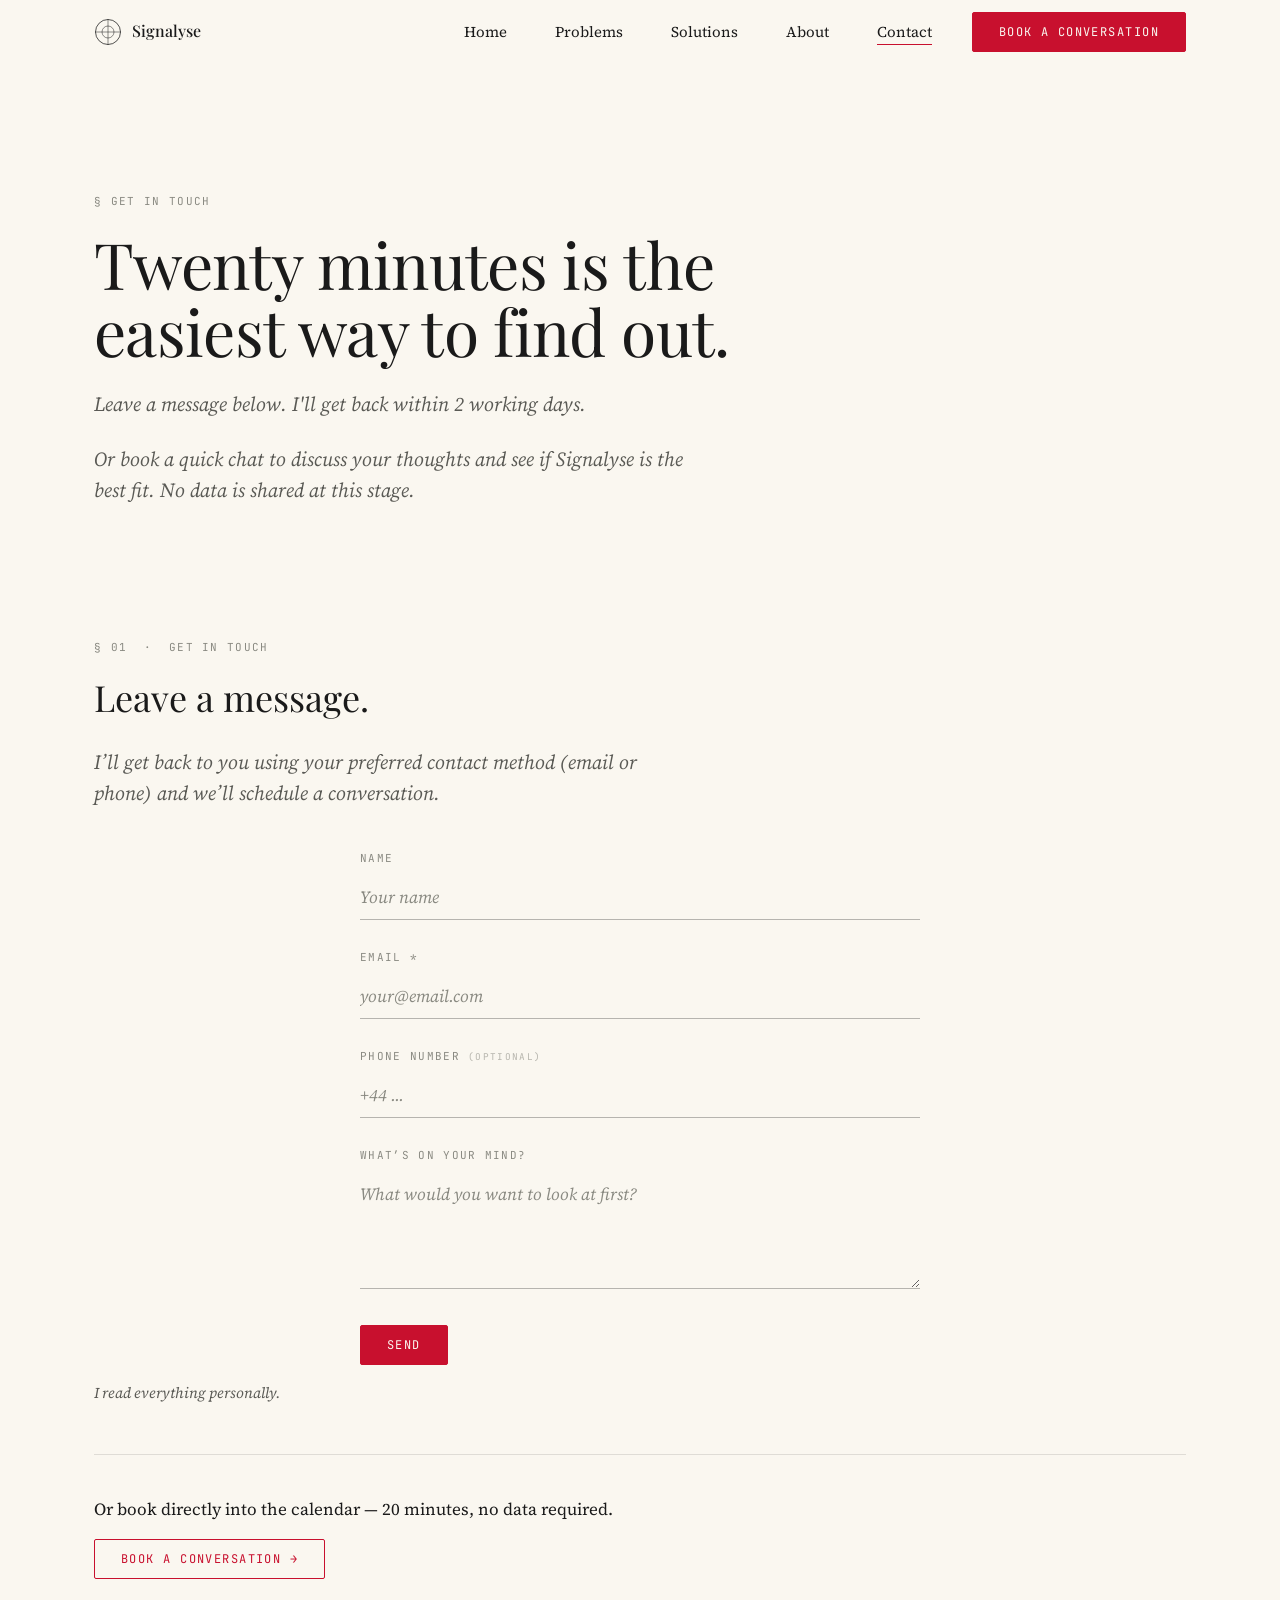
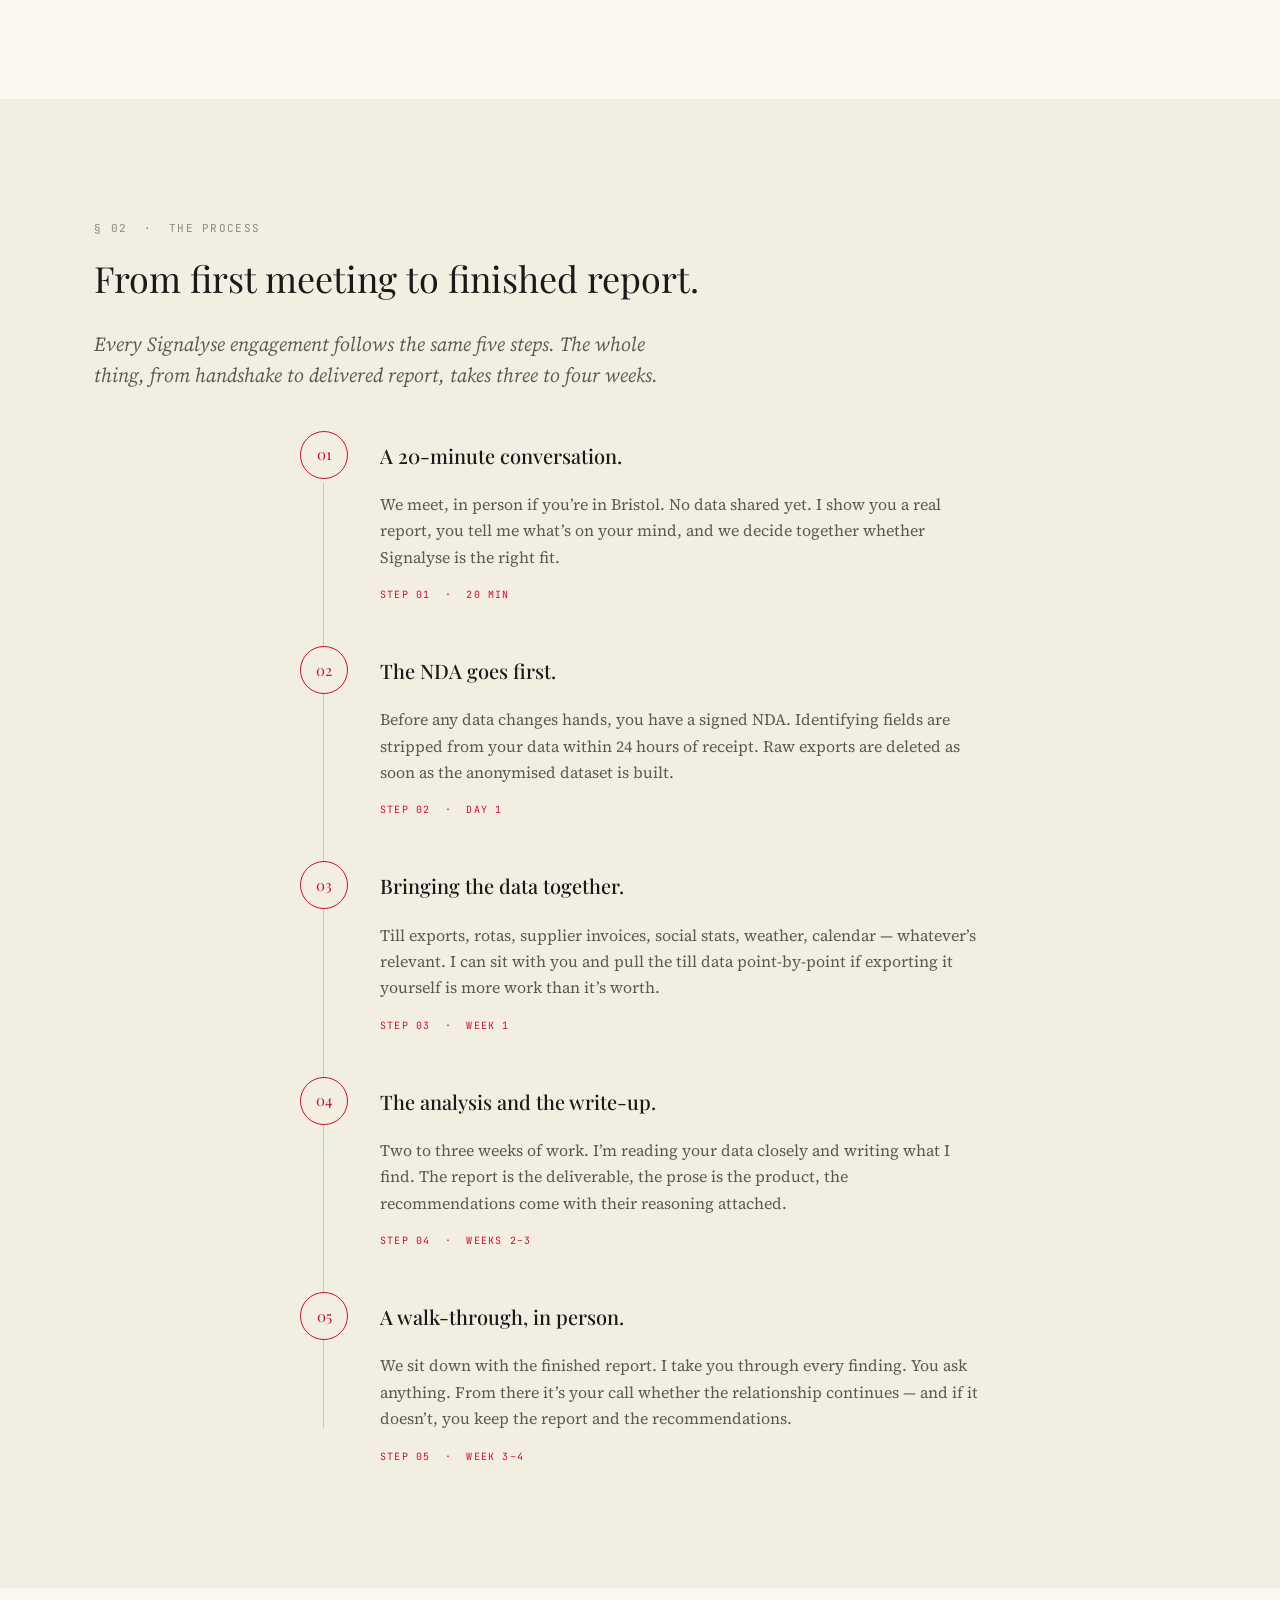
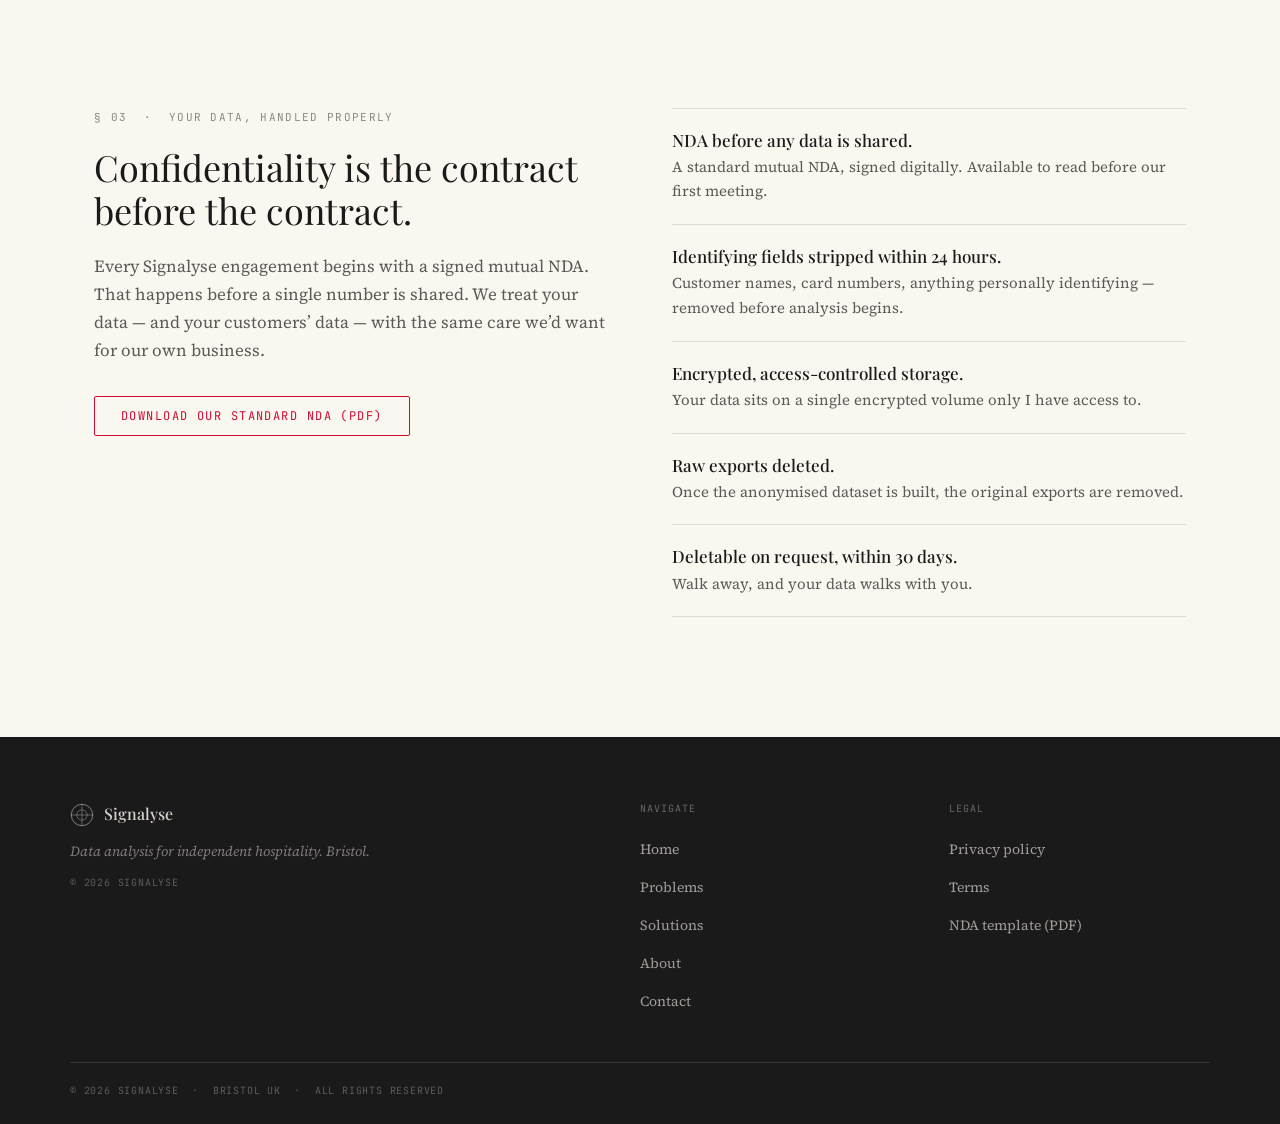
<file: contact.html>
<!DOCTYPE html>
<html lang="en">
<head>
  <meta charset="UTF-8">
  <meta name="viewport" content="width=device-width, initial-scale=1.0">
  <meta name="description" content="Get in touch with Signalyse — book a 20-minute conversation. Phone, email, or calendar booking.">
  <title>Contact — Signalyse</title>

  <!-- EDIT ME: Add analytics snippet here when ready.
  <script defer data-domain="signalyse.co.uk" src="https://plausible.io/js/script.js"></script>
  -->

  <link rel="preconnect" href="https://fonts.googleapis.com">
  <link rel="preconnect" href="https://fonts.gstatic.com" crossorigin>
  <link href="https://fonts.googleapis.com/css2?family=JetBrains+Mono:wght@400&family=Playfair+Display:wght@400;500&family=Source+Serif+4:ital,opsz,wght@0,8..60,400;0,8..60,500;1,8..60,400&display=swap" rel="stylesheet">
  <link rel="stylesheet" href="styles.css?v=4">
</head>
<body class="page-body">

<!-- ============================================================
     NAVIGATION — If you edit nav, update on all five pages.
     Pages: index.html, problems.html, solutions.html, about.html, contact.html
     ============================================================ -->
<header id="site-header">
  <div class="nav-inner">
    <a href="index.html" class="nav-brand" aria-label="Signalyse — home">
      <svg viewBox="0 0 28 28" width="28" height="28" fill="none" aria-hidden="true" focusable="false">
        <circle cx="14" cy="14" r="12.5" stroke="currentColor" stroke-width="0.75"/>
        <circle cx="14" cy="14" r="6"    stroke="currentColor" stroke-width="0.5"/>
        <line x1="14" y1="1"  x2="14" y2="27" stroke="currentColor" stroke-width="0.5"/>
        <line x1="1"  y1="14" x2="27" y2="14" stroke="currentColor" stroke-width="0.5"/>
      </svg>
      <span class="nav-brand-name">Signalyse</span>
    </a>
    <ul class="nav-links" role="list">
      <li><a href="index.html">Home</a></li>
      <li><a href="problems.html">Problems</a></li>
      <li><a href="solutions.html">Solutions</a></li>
      <li><a href="about.html">About</a></li>
      <li><a href="contact.html">Contact</a></li>
    </ul>
    <a href="https://cal.com/signalyse/20min" class="btn btn-primary nav-cta" target="_blank" rel="noopener noreferrer">Book a conversation</a>
    <button id="menu-toggle" class="nav-hamburger"
            aria-expanded="false" aria-controls="mobile-menu"
            aria-label="Open navigation menu">
      <svg viewBox="0 0 24 24" width="22" height="22" fill="none" aria-hidden="true" focusable="false">
        <line x1="3" y1="6"  x2="21" y2="6"  stroke="currentColor" stroke-width="1.5"/>
        <line x1="3" y1="12" x2="21" y2="12" stroke="currentColor" stroke-width="1.5"/>
        <line x1="3" y1="18" x2="21" y2="18" stroke="currentColor" stroke-width="1.5"/>
      </svg>
    </button>
  </div>
</header>

<div id="mobile-menu" role="dialog" aria-modal="true" aria-label="Navigation menu" aria-hidden="true">
  <button id="menu-close" class="mobile-menu-close" aria-label="Close navigation menu">
    <svg viewBox="0 0 24 24" width="22" height="22" fill="none" aria-hidden="true" focusable="false">
      <line x1="4" y1="4" x2="20" y2="20" stroke="currentColor" stroke-width="1.5"/>
      <line x1="20" y1="4" x2="4" y2="20" stroke="currentColor" stroke-width="1.5"/>
    </svg>
  </button>
  <nav class="mobile-menu-links" aria-label="Mobile navigation">
    <a href="index.html">Home</a>
    <a href="problems.html">Problems</a>
    <a href="solutions.html">Solutions</a>
    <a href="about.html">About</a>
    <a href="contact.html">Contact</a>
  </nav>
  <a href="https://cal.com/signalyse/20min" class="btn btn-primary mobile-menu-cta" target="_blank" rel="noopener noreferrer">Book a conversation</a>
</div>


<main>

<!-- ============================================================
     HERO BAND
     ============================================================ -->
<div class="page-hero" style="padding-bottom: 32px" aria-labelledby="contact-heading">
  <div class="container">
    <span class="section-label fade-in">&sect; GET IN TOUCH</span>
    <h1 id="contact-heading" class="fade-in">Twenty minutes is the easiest way to find out.</h1>
    <p class="lead fade-in">Leave a message below. I'll get back within 2 working days.</p>
    <p class="lead fade-in">Or book a quick chat to discuss your thoughts and see if Signalyse is the best fit. No data is shared at this stage.</p>

  </div>
</div>


<!-- ============================================================
     &sect; 01 &middot; GET IN TOUCH
     ============================================================ -->
<section style="padding-top: 100px" aria-labelledby="form-heading">
  <div class="container">
    <span class="section-label fade-in">&sect; 01 &nbsp;&middot;&nbsp; GET IN TOUCH</span>
    <h2 id="form-heading" class="fade-in">Leave a message.</h2>
    <p class="lead fade-in">I&rsquo;ll get back to you using your preferred contact method (email or phone) and we&rsquo;ll schedule a conversation.</p>

    <form id="contact-form" class="contact-form fade-in" novalidate aria-label="Contact form" style="margin-top:2.5rem">

      <div class="form-group">
        <label for="form-name">Name</label>
        <input type="text" id="form-name" name="name"
               autocomplete="name"
               placeholder="Your name">
      </div>

      <div class="form-group">
        <label for="form-email">
          Email
          <span class="sr-only">(required)</span>
          <span aria-hidden="true"> *</span>
        </label>
        <input type="email" id="form-email" name="email"
               autocomplete="email"
               required aria-required="true"
               placeholder="your@email.com">
      </div>

      <div class="form-group">
        <label for="form-phone">Phone number <span style="font-size:0.85em;opacity:0.6">(optional)</span></label>
        <input type="tel" id="form-phone" name="phone"
               autocomplete="tel"
               placeholder="+44 ...">
      </div>

      <div class="form-group">
        <label for="form-message">What&rsquo;s on your mind?</label>
        <textarea id="form-message" name="message" rows="4"
                  placeholder="What would you want to look at first?"></textarea>
      </div>

      <button type="submit" class="btn btn-primary">Send</button>

    </form>

    <p class="form-note fade-in"><em>I read everything personally.</em></p>

    <div class="fade-in" style="margin-top:48px;padding-top:40px;border-top:0.5px solid var(--rule)">
      <p style="margin-bottom:16px">Or book directly into the calendar &mdash; 20 minutes, no data required.</p>
      <a href="https://cal.com/signalyse/20min" class="btn btn-secondary" target="_blank" rel="noopener noreferrer">Book a conversation &rarr;</a>
    </div>

  </div>
</section>


<!-- ============================================================
     &sect; 02 &middot; THE PROCESS
     ============================================================ -->
<section style="background:var(--bg-secondary)" aria-labelledby="process-heading">
  <div class="container">
    <span class="section-label fade-in">&sect; 02 &nbsp;&middot;&nbsp; THE PROCESS</span>
    <h2 id="process-heading" class="fade-in">From first meeting to finished report.</h2>
    <p class="lead fade-in">Every Signalyse engagement follows the same five steps. The whole thing, from handshake to delivered report, takes three to four weeks.</p>

    <div class="process-steps" aria-label="Engagement process steps">

      <div class="process-step fade-in">
        <div class="step-circle" aria-hidden="true">01</div>
        <div class="step-body">
          <p class="step-title">A 20-minute conversation.</p>
          <p class="step-desc">We meet, in person if you&rsquo;re in Bristol. No data shared yet. I show you a real report, you tell me what&rsquo;s on your mind, and we decide together whether Signalyse is the right fit.</p>
          <span class="step-timing">STEP 01 &nbsp;&middot;&nbsp; 20 MIN</span>
        </div>
      </div>

      <div class="process-step fade-in">
        <div class="step-circle" aria-hidden="true">02</div>
        <div class="step-body">
          <p class="step-title">The NDA goes first.</p>
          <p class="step-desc">Before any data changes hands, you have a signed NDA. Identifying fields are stripped from your data within 24 hours of receipt. Raw exports are deleted as soon as the anonymised dataset is built.</p>
          <span class="step-timing">STEP 02 &nbsp;&middot;&nbsp; DAY 1</span>
        </div>
      </div>

      <div class="process-step fade-in">
        <div class="step-circle" aria-hidden="true">03</div>
        <div class="step-body">
          <p class="step-title">Bringing the data together.</p>
          <p class="step-desc">Till exports, rotas, supplier invoices, social stats, weather, calendar &mdash; whatever&rsquo;s relevant. I can sit with you and pull the till data point-by-point if exporting it yourself is more work than it&rsquo;s worth.</p>
          <span class="step-timing">STEP 03 &nbsp;&middot;&nbsp; WEEK 1</span>
        </div>
      </div>

      <div class="process-step fade-in">
        <div class="step-circle" aria-hidden="true">04</div>
        <div class="step-body">
          <p class="step-title">The analysis and the write-up.</p>
          <p class="step-desc">Two to three weeks of work. I&rsquo;m reading your data closely and writing what I find. The report is the deliverable, the prose is the product, the recommendations come with their reasoning attached.</p>
          <span class="step-timing">STEP 04 &nbsp;&middot;&nbsp; WEEKS 2&ndash;3</span>
        </div>
      </div>

      <div class="process-step fade-in">
        <div class="step-circle" aria-hidden="true">05</div>
        <div class="step-body">
          <p class="step-title">A walk-through, in person.</p>
          <p class="step-desc">We sit down with the finished report. I take you through every finding. You ask anything. From there it&rsquo;s your call whether the relationship continues &mdash; and if it doesn&rsquo;t, you keep the report and the recommendations.</p>
          <span class="step-timing">STEP 05 &nbsp;&middot;&nbsp; WEEK 3&ndash;4</span>
        </div>
      </div>

    </div>
  </div>
</section>


<!-- ============================================================
     &sect; 03 &middot; YOUR DATA, HANDLED PROPERLY
     ============================================================ -->
<section aria-labelledby="nda-heading">
  <div class="nda-inner container">

    <div class="nda-prose fade-in">
      <span class="section-label">&sect; 03 &nbsp;&middot;&nbsp; YOUR DATA, HANDLED PROPERLY</span>
      <h2 id="nda-heading">Confidentiality is the contract before the contract.</h2>
      <p>Every Signalyse engagement begins with a signed mutual NDA. That happens before a single number is shared. We treat your data &mdash; and your customers&rsquo; data &mdash; with the same care we&rsquo;d want for our own business.</p>
      <!-- EDIT ME: Update href once real NDA PDF is in place -->
      <a href="assets/pdf/signalyse-nda-template.pdf"
         class="btn btn-secondary"
         download
         aria-label="Download our standard NDA (PDF)">
        Download our standard NDA (PDF)
      </a>
    </div>

    <div class="fade-in">
      <ul class="data-checklist" aria-label="Data handling commitments">
        <li class="checklist-item">
          <h3>NDA before any data is shared.</h3>
          <p>A standard mutual NDA, signed digitally. Available to read before our first meeting.</p>
        </li>
        <li class="checklist-item">
          <h3>Identifying fields stripped within 24 hours.</h3>
          <p>Customer names, card numbers, anything personally identifying &mdash; removed before analysis begins.</p>
        </li>
        <li class="checklist-item">
          <h3>Encrypted, access-controlled storage.</h3>
          <p>Your data sits on a single encrypted volume only I have access to.</p>
        </li>
        <li class="checklist-item">
          <h3>Raw exports deleted.</h3>
          <p>Once the anonymised dataset is built, the original exports are removed.</p>
        </li>
        <li class="checklist-item">
          <h3>Deletable on request, within 30 days.</h3>
          <p>Walk away, and your data walks with you.</p>
        </li>
      </ul>
    </div>

  </div>
</section>



</main>


<!-- ============================================================
     FOOTER — If you edit footer, update on all five pages.
     Pages: index.html, problems.html, solutions.html, about.html, contact.html
     ============================================================ -->
<footer class="site-footer">
  <div class="footer-grid">
    <div>
      <a href="index.html" class="footer-brand-row" style="text-decoration:none" aria-label="Signalyse — home">
        <svg viewBox="0 0 28 28" width="24" height="24" fill="none" aria-hidden="true" focusable="false">
          <circle cx="14" cy="14" r="12.5" stroke="rgba(250,247,240,0.7)" stroke-width="0.75"/>
          <circle cx="14" cy="14" r="6"    stroke="rgba(250,247,240,0.7)" stroke-width="0.5"/>
          <line x1="14" y1="1"  x2="14" y2="27" stroke="rgba(250,247,240,0.7)" stroke-width="0.5"/>
          <line x1="1"  y1="14" x2="27" y2="14" stroke="rgba(250,247,240,0.7)" stroke-width="0.5"/>
        </svg>
        <span class="footer-brand-name">Signalyse</span>
      </a>
      <p class="footer-tagline">Data analysis for independent hospitality. Bristol.</p>
      <p class="footer-copy">&copy; 2026 Signalyse</p>
    </div>
    <nav aria-label="Footer navigation">
      <span class="footer-col-label">Navigate</span>
      <ul class="footer-links" role="list">
        <li><a href="index.html">Home</a></li>
        <li><a href="problems.html">Problems</a></li>
        <li><a href="solutions.html">Solutions</a></li>
        <li><a href="about.html">About</a></li>
        <li><a href="contact.html">Contact</a></li>
      </ul>
    </nav>
    <div>
      <span class="footer-col-label">Legal</span>
      <ul class="footer-links" role="list">
        <li><a href="#">Privacy policy</a></li>
        <li><a href="#">Terms</a></li>
        <li><a href="assets/pdf/signalyse-nda-template.pdf" download>NDA template (PDF)</a></li>
      </ul>
    </div>
  </div>
  <div class="footer-strip">
    <p>&copy; 2026 SIGNALYSE &nbsp;&middot;&nbsp; BRISTOL UK &nbsp;&middot;&nbsp; ALL RIGHTS RESERVED</p>
  </div>
</footer>


<!-- ============================================================
     CALENDAR MODAL
     ============================================================ -->
<div id="cal-modal" role="dialog" aria-modal="true" aria-label="Book a conversation" aria-hidden="true">
  <div class="modal-box">
    <button id="cal-modal-close" class="modal-close-btn" aria-label="Close booking calendar">
      <svg viewBox="0 0 24 24" width="16" height="16" fill="none" aria-hidden="true" focusable="false">
        <line x1="4" y1="4" x2="20" y2="20" stroke="currentColor" stroke-width="1.5"/>
        <line x1="20" y1="4" x2="4" y2="20" stroke="currentColor" stroke-width="1.5"/>
      </svg>
      Close
    </button>

    <p class="meta" style="margin-bottom:8px">&sect; BOOK A CONVERSATION</p>
    <h2 class="modal-heading" style="font-family:var(--font-display);font-size:28px;font-weight:400;margin-bottom:0">
      20 minutes. No data required.
    </h2>

    <!-- EDIT ME: Replace this placeholder with your Cal.com inline embed.
         Example:
           <div id="cal-inline" style="width:100%;height:500px;overflow:scroll"></div>
           <script src="https://cal.com/embed.js" async></script>
           <script>
             Cal("inline", {
               calLink: "alex-signalyse/intro",
               elementOrSelector: "#cal-inline"
             });
           </script>
    -->
    <div class="modal-embed-placeholder">
      <p>Calendar booking loads here.</p>
      <span class="meta">EDIT ME: PASTE CAL.COM EMBED ABOVE</span>
    </div>

    <noscript>
      <p style="margin-top:1.5rem;font-size:15px;color:var(--ink-muted)">
        To book a slot, email <a href="mailto:alex@signalyse.co.uk">alex@signalyse.co.uk</a> or call directly.
      </p>
    </noscript>

  </div>
</div>


<script src="main.js?v=4"></script>
</body>
</html>
</file>
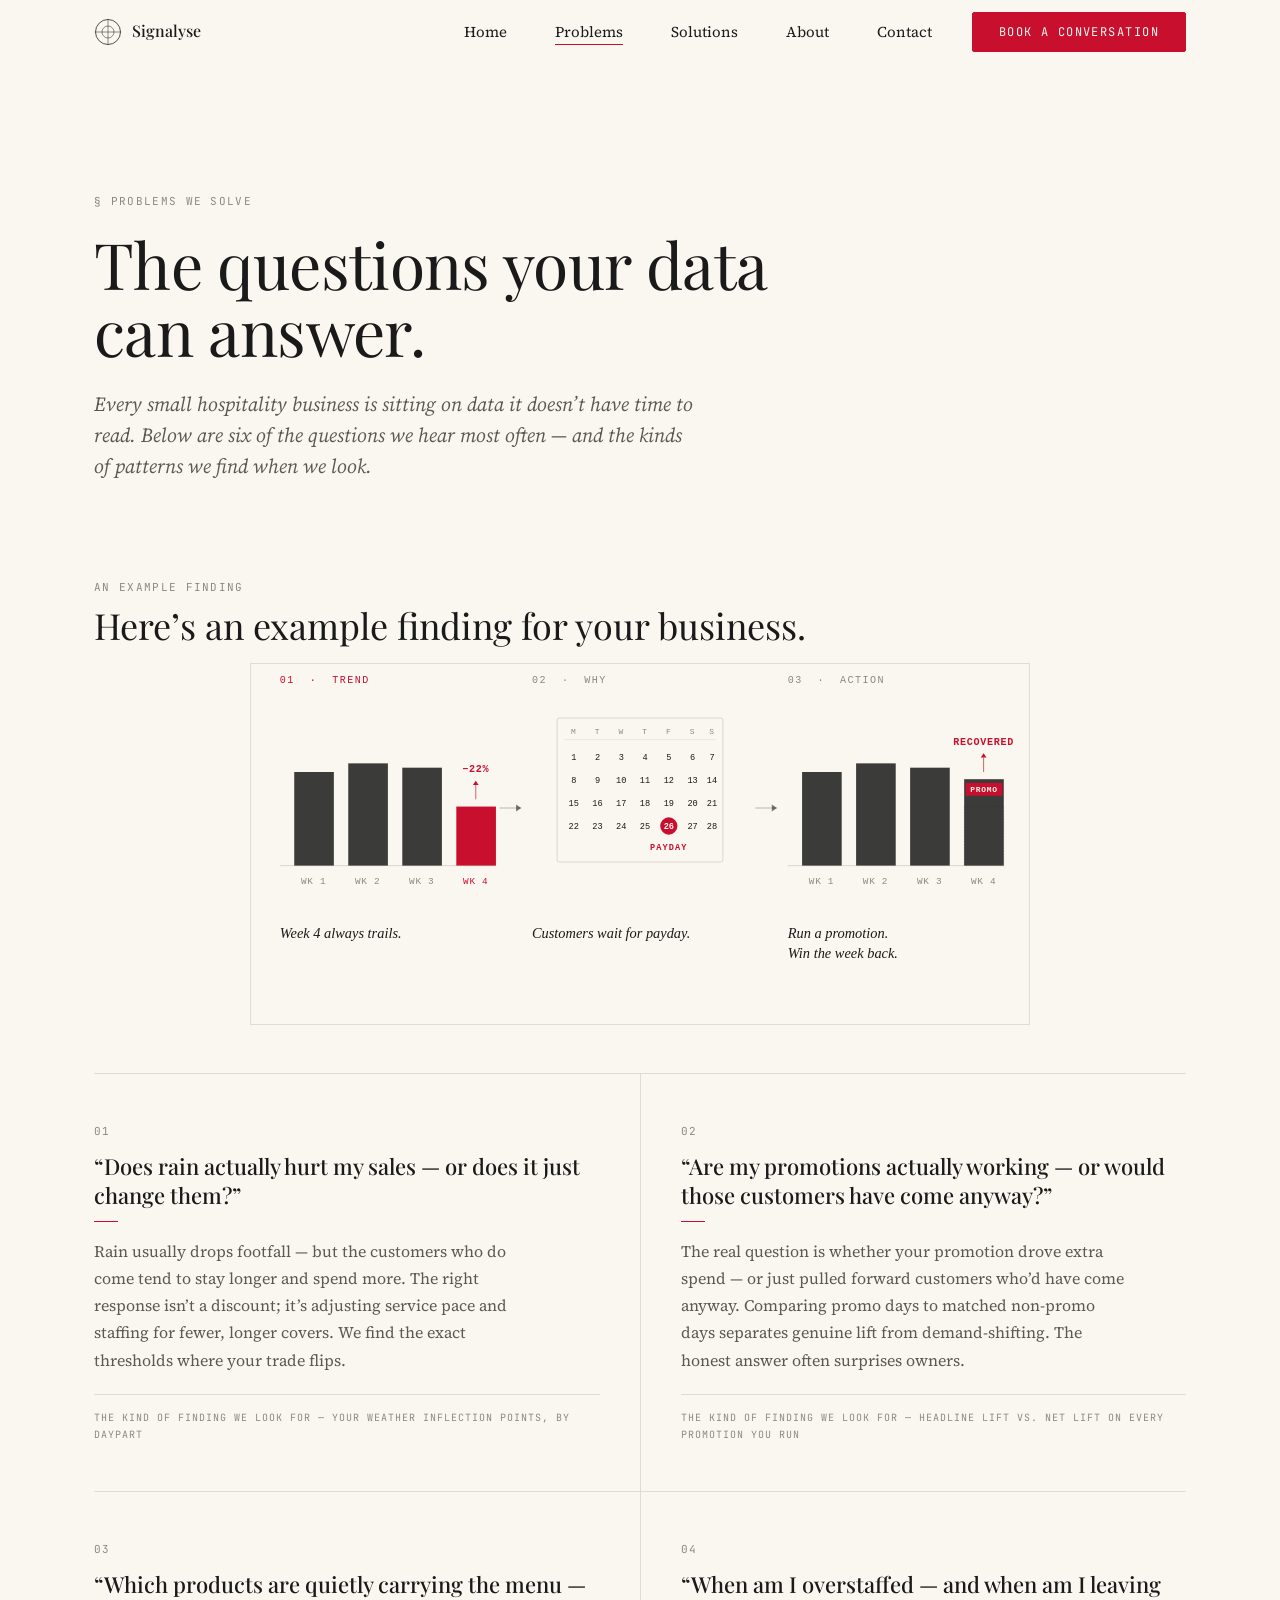
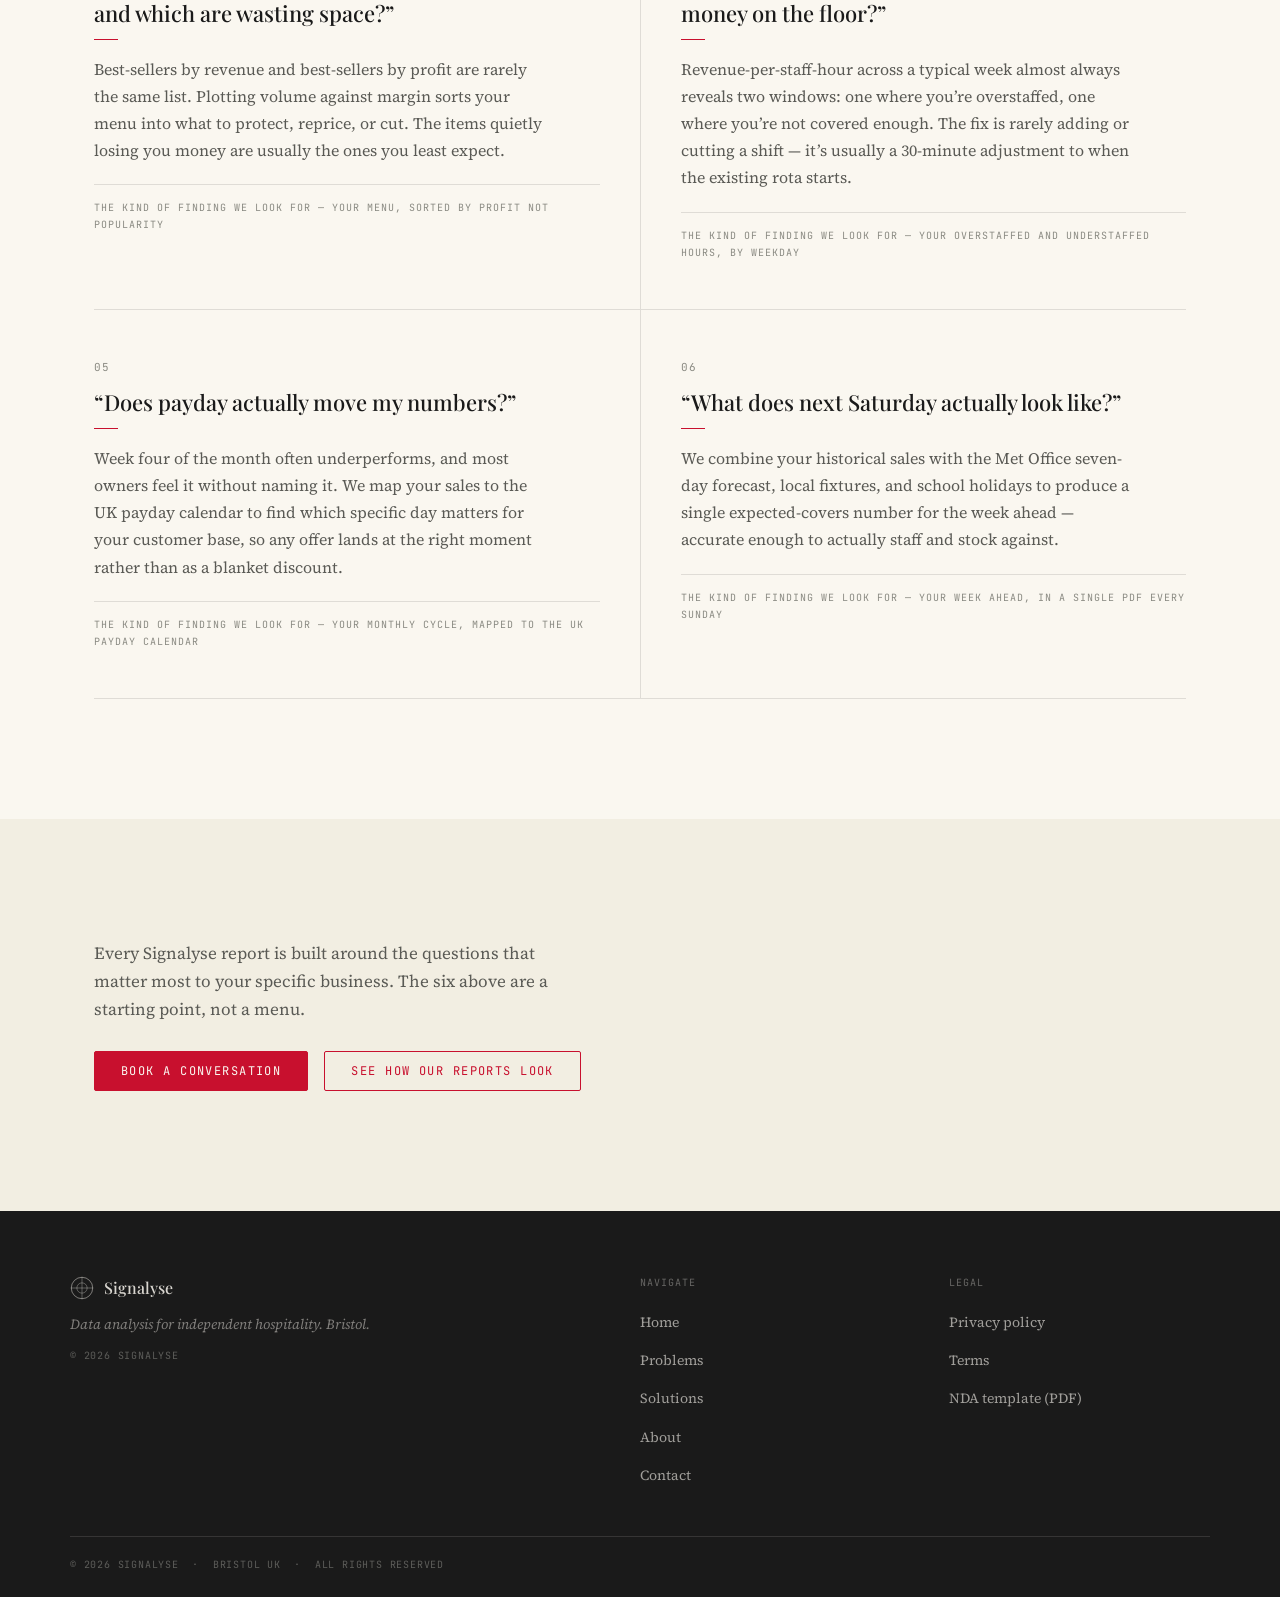
<file: problems.html>
<!DOCTYPE html>
<html lang="en">
<head>
  <meta charset="UTF-8">
  <meta name="viewport" content="width=device-width, initial-scale=1.0">
  <meta name="description" content="Six questions your data can answer — from weather impact on sales to staffing efficiency and forward forecasts.">
  <title>Problems we solve — Signalyse</title>

  <!-- EDIT ME: Add analytics snippet here when ready.
  <script defer data-domain="signalyse.co.uk" src="https://plausible.io/js/script.js"></script>
  -->

  <link rel="preconnect" href="https://fonts.googleapis.com">
  <link rel="preconnect" href="https://fonts.gstatic.com" crossorigin>
  <link href="https://fonts.googleapis.com/css2?family=JetBrains+Mono:wght@400&family=Playfair+Display:wght@400;500&family=Source+Serif+4:ital,opsz,wght@0,8..60,400;0,8..60,500;1,8..60,400&display=swap" rel="stylesheet">
  <link rel="stylesheet" href="styles.css?v=4">
</head>
<body class="page-body">

<!-- ============================================================
     NAVIGATION — If you edit nav, update on all five pages.
     Pages: index.html, problems.html, solutions.html, about.html, contact.html
     ============================================================ -->
<header id="site-header">
  <div class="nav-inner">
    <a href="index.html" class="nav-brand" aria-label="Signalyse — home">
      <svg viewBox="0 0 28 28" width="28" height="28" fill="none" aria-hidden="true" focusable="false">
        <circle cx="14" cy="14" r="12.5" stroke="currentColor" stroke-width="0.75"/>
        <circle cx="14" cy="14" r="6"    stroke="currentColor" stroke-width="0.5"/>
        <line x1="14" y1="1"  x2="14" y2="27" stroke="currentColor" stroke-width="0.5"/>
        <line x1="1"  y1="14" x2="27" y2="14" stroke="currentColor" stroke-width="0.5"/>
      </svg>
      <span class="nav-brand-name">Signalyse</span>
    </a>
    <ul class="nav-links" role="list">
      <li><a href="index.html">Home</a></li>
      <li><a href="problems.html">Problems</a></li>
      <li><a href="solutions.html">Solutions</a></li>
      <li><a href="about.html">About</a></li>
      <li><a href="contact.html">Contact</a></li>
    </ul>
    <a href="https://cal.com/signalyse/20min" class="btn btn-primary nav-cta" target="_blank" rel="noopener noreferrer">Book a conversation</a>
    <button id="menu-toggle" class="nav-hamburger"
            aria-expanded="false" aria-controls="mobile-menu"
            aria-label="Open navigation menu">
      <svg viewBox="0 0 24 24" width="22" height="22" fill="none" aria-hidden="true" focusable="false">
        <line x1="3" y1="6"  x2="21" y2="6"  stroke="currentColor" stroke-width="1.5"/>
        <line x1="3" y1="12" x2="21" y2="12" stroke="currentColor" stroke-width="1.5"/>
        <line x1="3" y1="18" x2="21" y2="18" stroke="currentColor" stroke-width="1.5"/>
      </svg>
    </button>
  </div>
</header>

<div id="mobile-menu" role="dialog" aria-modal="true" aria-label="Navigation menu" aria-hidden="true">
  <button id="menu-close" class="mobile-menu-close" aria-label="Close navigation menu">
    <svg viewBox="0 0 24 24" width="22" height="22" fill="none" aria-hidden="true" focusable="false">
      <line x1="4" y1="4" x2="20" y2="20" stroke="currentColor" stroke-width="1.5"/>
      <line x1="20" y1="4" x2="4" y2="20" stroke="currentColor" stroke-width="1.5"/>
    </svg>
  </button>
  <nav class="mobile-menu-links" aria-label="Mobile navigation">
    <a href="index.html">Home</a>
    <a href="problems.html">Problems</a>
    <a href="solutions.html">Solutions</a>
    <a href="about.html">About</a>
    <a href="contact.html">Contact</a>
  </nav>
  <a href="https://cal.com/signalyse/20min" class="btn btn-primary mobile-menu-cta" target="_blank" rel="noopener noreferrer">Book a conversation</a>
</div>


<main>

<!-- ============================================================
     HERO BAND
     ============================================================ -->
<div class="page-hero" aria-labelledby="problems-heading">
  <div class="container">
    <span class="section-label fade-in">&sect; PROBLEMS WE SOLVE</span>
    <h1 id="problems-heading" class="fade-in">The questions your data can answer.</h1>
    <p class="lead fade-in">Every small hospitality business is sitting on data it doesn&rsquo;t have time to read. Below are six of the questions we hear most often &mdash; and the kinds of patterns we find when we look.</p>
  </div>
</div>


<!-- ============================================================
     THE SIX QUESTION CARDS
     ============================================================
     COPY FRAMING NOTE: Do not put fabricated client numbers in
     these cards. Frame examples as patterns Signalyse looks for,
     not findings already delivered. Use phrases like "we'd expect
     to see," "often the case," "the kind of pattern that emerges"
     — not "we found" or specific percentages attributed to real
     clients.
     ============================================================ -->
<section aria-labelledby="questions-heading" style="padding-block-start:32px">
  <div class="container">
    <h2 id="questions-heading" class="sr-only">Six questions we answer</h2>

    <p class="section-label fade-in" style="margin-bottom:8px">AN EXAMPLE FINDING</p>
    <h2 class="fade-in" style="margin-bottom:16px">Here&rsquo;s an example finding for your business.</h2>

    <figure class="fade-in" style="margin:0 0 24px">
      <img src="assets/images/diagram-trend-why-action.svg"
           alt="Three-panel analysis: Week 4 trails by 22% (trend), customers wait for payday on the 26th (why), run a targeted promotion to recover the week (action)"
           style="display:block;margin:0 auto;width:75%;max-width:780px;border:0.5px solid var(--rule)"
           loading="lazy">
    </figure>

    <div class="question-grid">

      <!-- Q01 -->
      <article class="question-card fade-in">
        <span class="question-num">01</span>
        <h3>&ldquo;Does rain actually hurt my sales &mdash; or does it just change them?&rdquo;</h3>
        <hr class="question-rule" aria-hidden="true">
        <p class="question-answer">Rain usually drops footfall &mdash; but the customers who do come tend to stay longer and spend more. The right response isn&rsquo;t a discount; it&rsquo;s adjusting service pace and staffing for fewer, longer covers. We find the exact thresholds where your trade flips.</p>
        <p class="question-framing">THE KIND OF FINDING WE LOOK FOR &mdash; your weather inflection points, by daypart</p>
      </article>

      <!-- Q02 -->
      <article class="question-card fade-in">
        <span class="question-num">02</span>
        <h3>&ldquo;Are my promotions actually working &mdash; or would those customers have come anyway?&rdquo;</h3>
        <hr class="question-rule" aria-hidden="true">
        <p class="question-answer">The real question is whether your promotion drove extra spend &mdash; or just pulled forward customers who&rsquo;d have come anyway. Comparing promo days to matched non-promo days separates genuine lift from demand-shifting. The honest answer often surprises owners.</p>
        <p class="question-framing">THE KIND OF FINDING WE LOOK FOR &mdash; headline lift vs. net lift on every promotion you run</p>
      </article>

      <!-- Q03 -->
      <article class="question-card fade-in">
        <span class="question-num">03</span>
        <h3>&ldquo;Which products are quietly carrying the menu &mdash; and which are wasting space?&rdquo;</h3>
        <hr class="question-rule" aria-hidden="true">
        <p class="question-answer">Best-sellers by revenue and best-sellers by profit are rarely the same list. Plotting volume against margin sorts your menu into what to protect, reprice, or cut. The items quietly losing you money are usually the ones you least expect.</p>
        <p class="question-framing">THE KIND OF FINDING WE LOOK FOR &mdash; your menu, sorted by profit not popularity</p>
      </article>

      <!-- Q04 -->
      <article class="question-card fade-in">
        <span class="question-num">04</span>
        <h3>&ldquo;When am I overstaffed &mdash; and when am I leaving money on the floor?&rdquo;</h3>
        <hr class="question-rule" aria-hidden="true">
        <p class="question-answer">Revenue-per-staff-hour across a typical week almost always reveals two windows: one where you&rsquo;re overstaffed, one where you&rsquo;re not covered enough. The fix is rarely adding or cutting a shift &mdash; it&rsquo;s usually a 30-minute adjustment to when the existing rota starts.</p>
        <p class="question-framing">THE KIND OF FINDING WE LOOK FOR &mdash; your overstaffed and understaffed hours, by weekday</p>
      </article>

      <!-- Q05 -->
      <article class="question-card fade-in">
        <span class="question-num">05</span>
        <h3>&ldquo;Does payday actually move my numbers?&rdquo;</h3>
        <hr class="question-rule" aria-hidden="true">
        <p class="question-answer">Week four of the month often underperforms, and most owners feel it without naming it. We map your sales to the UK payday calendar to find which specific day matters for your customer base, so any offer lands at the right moment rather than as a blanket discount.</p>
        <p class="question-framing">THE KIND OF FINDING WE LOOK FOR &mdash; your monthly cycle, mapped to the UK payday calendar</p>
      </article>

      <!-- Q06 -->
      <article class="question-card fade-in">
        <span class="question-num">06</span>
        <h3>&ldquo;What does next Saturday actually look like?&rdquo;</h3>
        <hr class="question-rule" aria-hidden="true">
        <p class="question-answer">We combine your historical sales with the Met Office seven-day forecast, local fixtures, and school holidays to produce a single expected-covers number for the week ahead &mdash; accurate enough to actually staff and stock against.</p>
        <p class="question-framing">THE KIND OF FINDING WE LOOK FOR &mdash; your week ahead, in a single PDF every Sunday</p>
      </article>

    </div>
  </div>
</section>


<!-- ============================================================
     CLOSING CTA STRIP
     ============================================================ -->
<section style="background:var(--bg-secondary)" aria-labelledby="problems-cta-heading">
  <div class="container">
    <div class="cta-strip fade-in">
      <h2 id="problems-cta-heading" class="sr-only">Get in touch</h2>
      <p>Every Signalyse report is built around the questions that matter most to your specific business. The six above are a starting point, not a menu.</p>
      <div class="btn-group">
        <a href="contact.html" class="btn btn-primary">Book a conversation</a>
        <a href="solutions.html" class="btn btn-secondary">See how our reports look</a>
      </div>
    </div>
  </div>
</section>

</main>


<!-- ============================================================
     FOOTER — If you edit footer, update on all five pages.
     Pages: index.html, problems.html, solutions.html, about.html, contact.html
     ============================================================ -->
<footer class="site-footer">
  <div class="footer-grid">
    <div>
      <a href="index.html" class="footer-brand-row" style="text-decoration:none" aria-label="Signalyse — home">
        <svg viewBox="0 0 28 28" width="24" height="24" fill="none" aria-hidden="true" focusable="false">
          <circle cx="14" cy="14" r="12.5" stroke="rgba(250,247,240,0.7)" stroke-width="0.75"/>
          <circle cx="14" cy="14" r="6"    stroke="rgba(250,247,240,0.7)" stroke-width="0.5"/>
          <line x1="14" y1="1"  x2="14" y2="27" stroke="rgba(250,247,240,0.7)" stroke-width="0.5"/>
          <line x1="1"  y1="14" x2="27" y2="14" stroke="rgba(250,247,240,0.7)" stroke-width="0.5"/>
        </svg>
        <span class="footer-brand-name">Signalyse</span>
      </a>
      <p class="footer-tagline">Data analysis for independent hospitality. Bristol.</p>
      <p class="footer-copy">&copy; 2026 Signalyse</p>
    </div>
    <nav aria-label="Footer navigation">
      <span class="footer-col-label">Navigate</span>
      <ul class="footer-links" role="list">
        <li><a href="index.html">Home</a></li>
        <li><a href="problems.html">Problems</a></li>
        <li><a href="solutions.html">Solutions</a></li>
        <li><a href="about.html">About</a></li>
        <li><a href="contact.html">Contact</a></li>
      </ul>
    </nav>
    <div>
      <span class="footer-col-label">Legal</span>
      <ul class="footer-links" role="list">
        <li><a href="#">Privacy policy</a></li>
        <li><a href="#">Terms</a></li>
        <li><a href="assets/pdf/signalyse-nda-template.pdf" download>NDA template (PDF)</a></li>
      </ul>
    </div>
  </div>
  <div class="footer-strip">
    <p>&copy; 2026 SIGNALYSE &nbsp;&middot;&nbsp; BRISTOL UK &nbsp;&middot;&nbsp; ALL RIGHTS RESERVED</p>
  </div>
</footer>


<script src="main.js?v=4"></script>
</body>
</html>
</file>
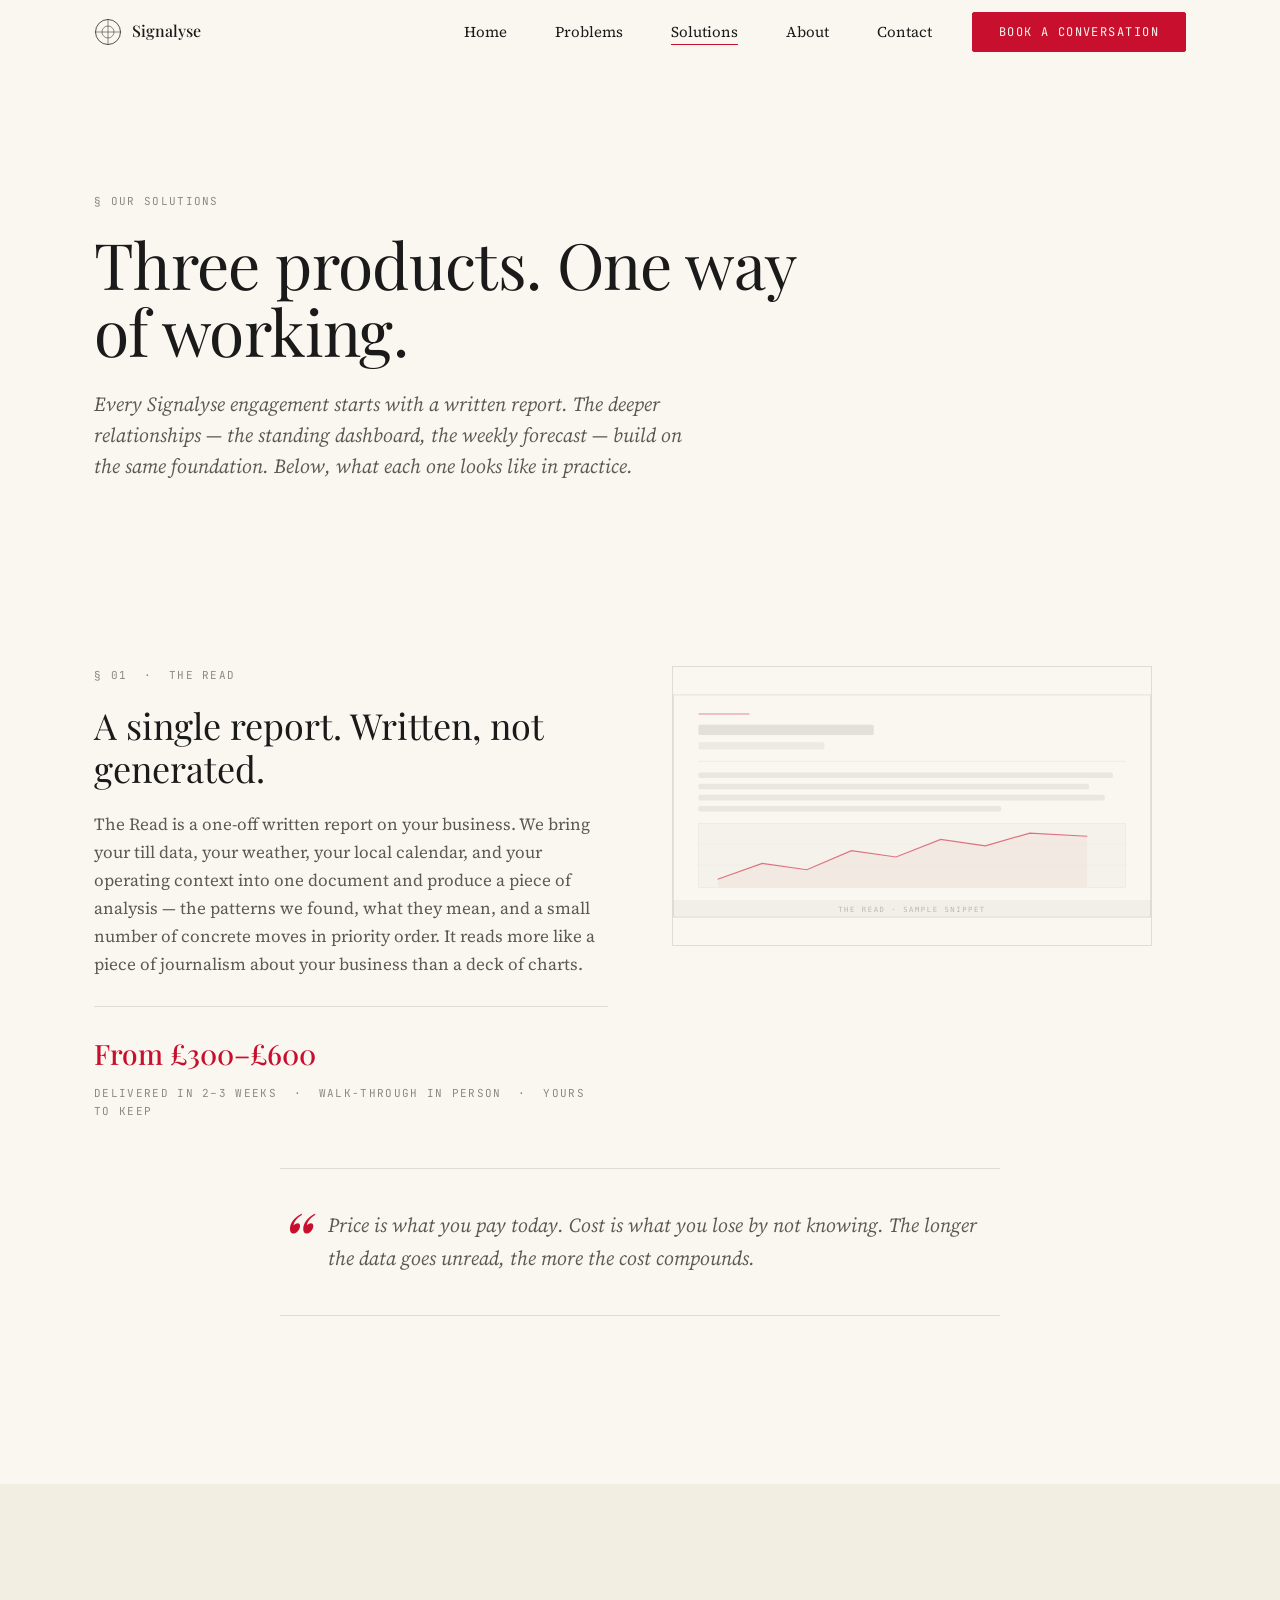
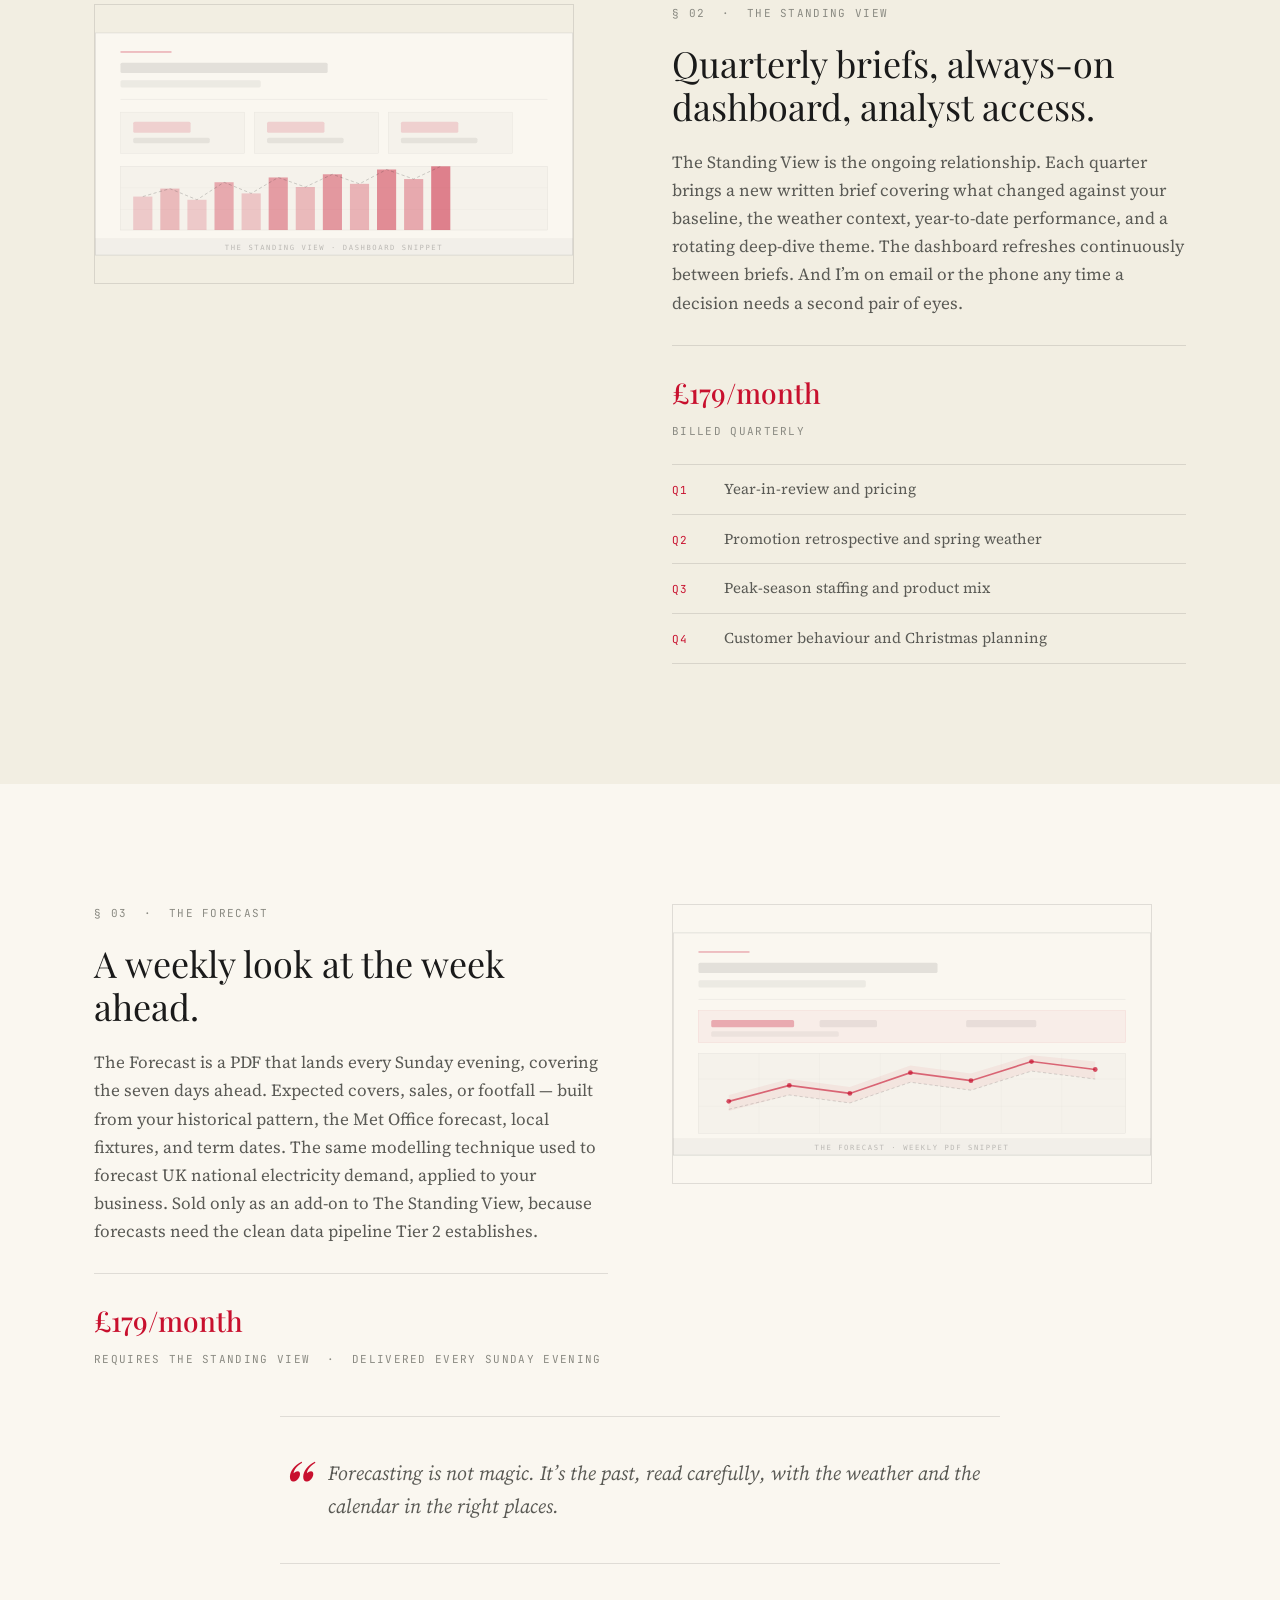
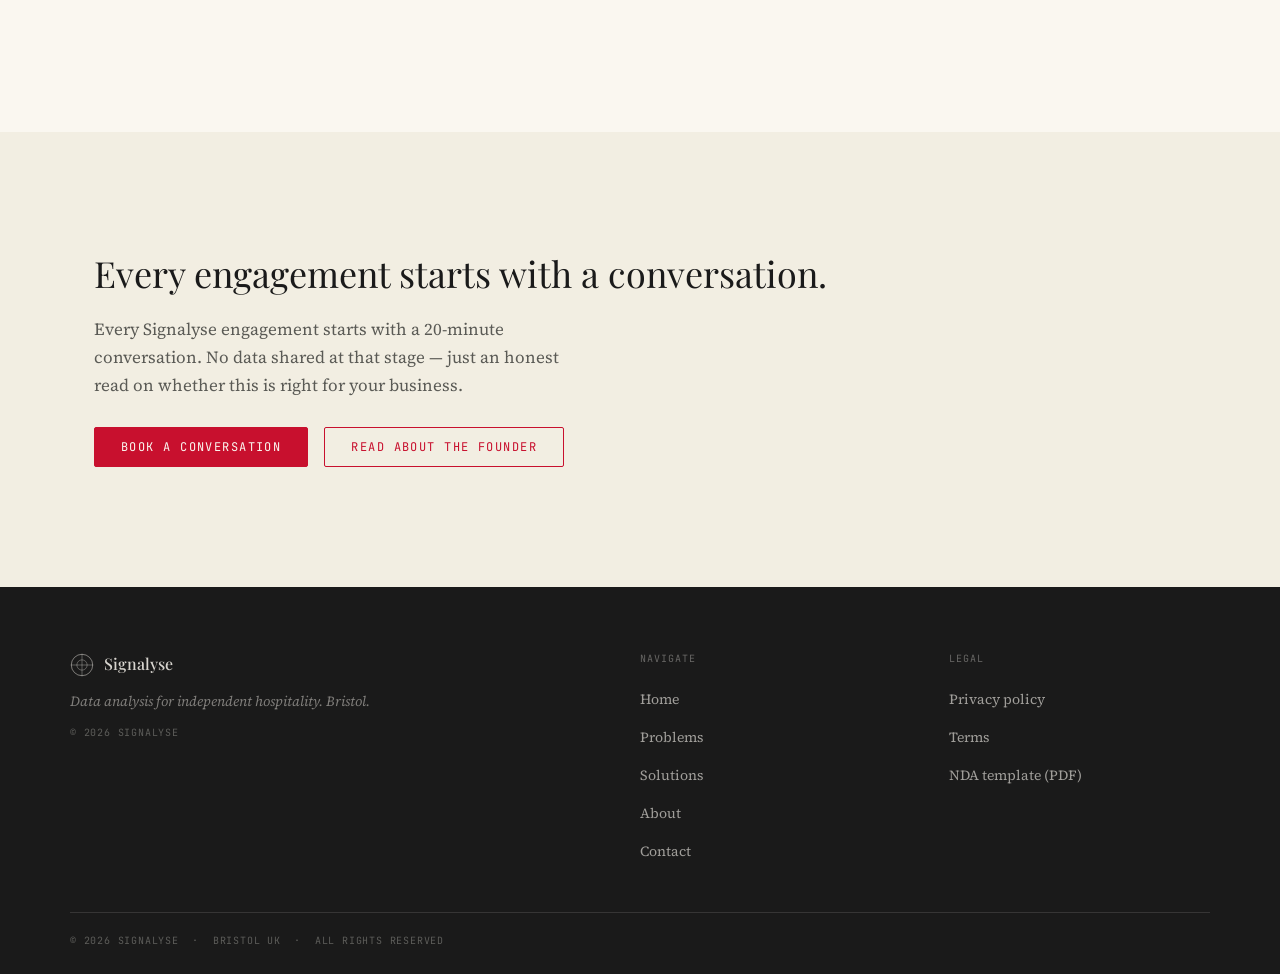
<file: solutions.html>
<!DOCTYPE html>
<html lang="en">
<head>
  <meta charset="UTF-8">
  <meta name="viewport" content="width=device-width, initial-scale=1.0">
  <meta name="description" content="Three Signalyse products — The Read (one-off report), The Standing View (quarterly brief and dashboard), and The Forecast (weekly PDF).">
  <title>Our solutions — Signalyse</title>

  <!-- EDIT ME: Add analytics snippet here when ready.
  <script defer data-domain="signalyse.co.uk" src="https://plausible.io/js/script.js"></script>
  -->

  <link rel="preconnect" href="https://fonts.googleapis.com">
  <link rel="preconnect" href="https://fonts.gstatic.com" crossorigin>
  <link href="https://fonts.googleapis.com/css2?family=JetBrains+Mono:wght@400&family=Playfair+Display:wght@400;500&family=Source+Serif+4:ital,opsz,wght@0,8..60,400;0,8..60,500;1,8..60,400&display=swap" rel="stylesheet">
  <link rel="stylesheet" href="styles.css?v=4">
</head>
<body class="page-body">

<!-- ============================================================
     NAVIGATION — If you edit nav, update on all five pages.
     Pages: index.html, problems.html, solutions.html, about.html, contact.html
     ============================================================ -->
<header id="site-header">
  <div class="nav-inner">
    <a href="index.html" class="nav-brand" aria-label="Signalyse — home">
      <svg viewBox="0 0 28 28" width="28" height="28" fill="none" aria-hidden="true" focusable="false">
        <circle cx="14" cy="14" r="12.5" stroke="currentColor" stroke-width="0.75"/>
        <circle cx="14" cy="14" r="6"    stroke="currentColor" stroke-width="0.5"/>
        <line x1="14" y1="1"  x2="14" y2="27" stroke="currentColor" stroke-width="0.5"/>
        <line x1="1"  y1="14" x2="27" y2="14" stroke="currentColor" stroke-width="0.5"/>
      </svg>
      <span class="nav-brand-name">Signalyse</span>
    </a>
    <ul class="nav-links" role="list">
      <li><a href="index.html">Home</a></li>
      <li><a href="problems.html">Problems</a></li>
      <li><a href="solutions.html">Solutions</a></li>
      <li><a href="about.html">About</a></li>
      <li><a href="contact.html">Contact</a></li>
    </ul>
    <a href="https://cal.com/signalyse/20min" class="btn btn-primary nav-cta" target="_blank" rel="noopener noreferrer">Book a conversation</a>
    <button id="menu-toggle" class="nav-hamburger"
            aria-expanded="false" aria-controls="mobile-menu"
            aria-label="Open navigation menu">
      <svg viewBox="0 0 24 24" width="22" height="22" fill="none" aria-hidden="true" focusable="false">
        <line x1="3" y1="6"  x2="21" y2="6"  stroke="currentColor" stroke-width="1.5"/>
        <line x1="3" y1="12" x2="21" y2="12" stroke="currentColor" stroke-width="1.5"/>
        <line x1="3" y1="18" x2="21" y2="18" stroke="currentColor" stroke-width="1.5"/>
      </svg>
    </button>
  </div>
</header>

<div id="mobile-menu" role="dialog" aria-modal="true" aria-label="Navigation menu" aria-hidden="true">
  <button id="menu-close" class="mobile-menu-close" aria-label="Close navigation menu">
    <svg viewBox="0 0 24 24" width="22" height="22" fill="none" aria-hidden="true" focusable="false">
      <line x1="4" y1="4" x2="20" y2="20" stroke="currentColor" stroke-width="1.5"/>
      <line x1="20" y1="4" x2="4" y2="20" stroke="currentColor" stroke-width="1.5"/>
    </svg>
  </button>
  <nav class="mobile-menu-links" aria-label="Mobile navigation">
    <a href="index.html">Home</a>
    <a href="problems.html">Problems</a>
    <a href="solutions.html">Solutions</a>
    <a href="about.html">About</a>
    <a href="contact.html">Contact</a>
  </nav>
  <a href="https://cal.com/signalyse/20min" class="btn btn-primary mobile-menu-cta" target="_blank" rel="noopener noreferrer">Book a conversation</a>
</div>


<main>

<!-- ============================================================
     HERO BAND
     ============================================================ -->
<div class="page-hero" aria-labelledby="solutions-heading">
  <div class="container">
    <span class="section-label fade-in">&sect; OUR SOLUTIONS</span>
    <h1 id="solutions-heading" class="fade-in">Three products. One way of working.</h1>
    <p class="lead fade-in">Every Signalyse engagement starts with a written report. The deeper relationships &mdash; the standing dashboard, the weekly forecast &mdash; build on the same foundation. Below, what each one looks like in practice.</p>
  </div>
</div>


<!-- ============================================================
     &sect; 01 &middot; THE READ
     ============================================================ -->
<section class="tier-detail-section" aria-labelledby="tier1-heading">
  <div class="tier-detail-inner container">

    <div class="tier-prose fade-in">
      <span class="section-label">&sect; 01 &nbsp;&middot;&nbsp; THE READ</span>
      <h2 id="tier1-heading">A single report. Written, not generated.</h2>
      <p>The Read is a one-off written report on your business. We bring your till data, your weather, your local calendar, and your operating context into one document and produce a piece of analysis &mdash; the patterns we found, what they mean, and a small number of concrete moves in priority order. It reads more like a piece of journalism about your business than a deck of charts.</p>
      <hr class="tier-divider" aria-hidden="true">
      <span class="tier-price-large">From &pound;300&ndash;&pound;600</span>
      <span class="tier-price-meta">DELIVERED IN 2&ndash;3 WEEKS &nbsp;&middot;&nbsp; WALK-THROUGH IN PERSON &nbsp;&middot;&nbsp; YOURS TO KEEP</span>
    </div>

    <div class="tier-image fade-in">
      <!-- EDIT ME: Replace this placeholder SVG with a real report page screenshot.
           Export at approx 600×848px and save as assets/images/report-preview-read.png -->
      <img src="assets/images/report-preview-read.svg"
           alt="Sample page from a Signalyse Read report, showing analysis layout with charts and written findings"
           class="report-preview-img"
           width="600" height="280"
           loading="lazy">
    </div>

  </div>

  <div class="container">
    <div class="pull-quote fade-in">
      <blockquote>Price is what you pay today. Cost is what you lose by not knowing. The longer the data goes unread, the more the cost compounds.</blockquote>
    </div>
  </div>
</section>


<!-- ============================================================
     &sect; 02 &middot; THE STANDING VIEW
     ============================================================ -->
<section class="tier-detail-section alt" aria-labelledby="tier2-heading">
  <div class="tier-detail-inner container mirrored">

    <div class="tier-image fade-in">
      <!-- EDIT ME: Replace this placeholder SVG with a real dashboard screenshot.
           Export at approx 600×848px and save as assets/images/report-preview-standing-view.png -->
      <img src="assets/images/report-preview-standing-view.svg"
           alt="Signalyse Standing View dashboard preview showing performance charts and trend lines"
           class="report-preview-img"
           width="600" height="280"
           loading="lazy">
    </div>

    <div class="tier-prose fade-in">
      <span class="section-label">&sect; 02 &nbsp;&middot;&nbsp; THE STANDING VIEW</span>
      <h2 id="tier2-heading">Quarterly briefs, always-on dashboard, analyst access.</h2>
      <p>The Standing View is the ongoing relationship. Each quarter brings a new written brief covering what changed against your baseline, the weather context, year-to-date performance, and a rotating deep-dive theme. The dashboard refreshes continuously between briefs. And I&rsquo;m on email or the phone any time a decision needs a second pair of eyes.</p>
      <hr class="tier-divider" aria-hidden="true">
      <span class="tier-price-large">&pound;179/month</span>
      <span class="tier-price-meta">BILLED QUARTERLY</span>

      <div class="quarterly-themes" aria-label="Rotating quarterly themes">
        <div class="quarterly-theme">
          <span class="q-label">Q1</span>
          <span class="q-desc">Year-in-review and pricing</span>
        </div>
        <div class="quarterly-theme">
          <span class="q-label">Q2</span>
          <span class="q-desc">Promotion retrospective and spring weather</span>
        </div>
        <div class="quarterly-theme">
          <span class="q-label">Q3</span>
          <span class="q-desc">Peak-season staffing and product mix</span>
        </div>
        <div class="quarterly-theme">
          <span class="q-label">Q4</span>
          <span class="q-desc">Customer behaviour and Christmas planning</span>
        </div>
      </div>
    </div>

  </div>
</section>


<!-- ============================================================
     &sect; 03 &middot; THE FORECAST
     ============================================================ -->
<section class="tier-detail-section" aria-labelledby="tier3-heading">
  <div class="tier-detail-inner container">

    <div class="tier-prose fade-in">
      <span class="section-label">&sect; 03 &nbsp;&middot;&nbsp; THE FORECAST</span>
      <h2 id="tier3-heading">A weekly look at the week ahead.</h2>
      <p>The Forecast is a PDF that lands every Sunday evening, covering the seven days ahead. Expected covers, sales, or footfall &mdash; built from your historical pattern, the Met Office forecast, local fixtures, and term dates. The same modelling technique used to forecast UK national electricity demand, applied to your business. Sold only as an add-on to The Standing View, because forecasts need the clean data pipeline Tier 2 establishes.</p>
      <hr class="tier-divider" aria-hidden="true">
      <span class="tier-price-large">&pound;179/month</span>
      <span class="tier-price-meta">REQUIRES THE STANDING VIEW &nbsp;&middot;&nbsp; DELIVERED EVERY SUNDAY EVENING</span>
    </div>

    <div class="tier-image fade-in">
      <!-- EDIT ME: Replace this placeholder SVG with a real forecast page screenshot.
           Export at approx 600×848px and save as assets/images/report-preview-forecast.png -->
      <img src="assets/images/report-preview-forecast.svg"
           alt="Signalyse Forecast PDF preview showing a forward-projection chart for the week ahead"
           class="report-preview-img"
           width="600" height="280"
           loading="lazy">
    </div>

  </div>

  <div class="container">
    <div class="pull-quote fade-in">
      <blockquote>Forecasting is not magic. It&rsquo;s the past, read carefully, with the weather and the calendar in the right places.</blockquote>
    </div>
  </div>
</section>


<!-- ============================================================
     CLOSING CTA STRIP
     ============================================================ -->
<section style="background:var(--bg-secondary)" aria-labelledby="solutions-cta-heading">
  <div class="container">
    <div class="cta-strip fade-in">
      <h2 id="solutions-cta-heading">Every engagement starts with a conversation.</h2>
      <p>Every Signalyse engagement starts with a 20-minute conversation. No data shared at that stage &mdash; just an honest read on whether this is right for your business.</p>
      <div class="btn-group">
        <a href="contact.html" class="btn btn-primary">Book a conversation</a>
        <a href="about.html"   class="btn btn-secondary">Read about the founder</a>
      </div>
    </div>
  </div>
</section>

</main>


<!-- ============================================================
     FOOTER — If you edit footer, update on all five pages.
     Pages: index.html, problems.html, solutions.html, about.html, contact.html
     ============================================================ -->
<footer class="site-footer">
  <div class="footer-grid">
    <div>
      <a href="index.html" class="footer-brand-row" style="text-decoration:none" aria-label="Signalyse — home">
        <svg viewBox="0 0 28 28" width="24" height="24" fill="none" aria-hidden="true" focusable="false">
          <circle cx="14" cy="14" r="12.5" stroke="rgba(250,247,240,0.7)" stroke-width="0.75"/>
          <circle cx="14" cy="14" r="6"    stroke="rgba(250,247,240,0.7)" stroke-width="0.5"/>
          <line x1="14" y1="1"  x2="14" y2="27" stroke="rgba(250,247,240,0.7)" stroke-width="0.5"/>
          <line x1="1"  y1="14" x2="27" y2="14" stroke="rgba(250,247,240,0.7)" stroke-width="0.5"/>
        </svg>
        <span class="footer-brand-name">Signalyse</span>
      </a>
      <p class="footer-tagline">Data analysis for independent hospitality. Bristol.</p>
      <p class="footer-copy">&copy; 2026 Signalyse</p>
    </div>
    <nav aria-label="Footer navigation">
      <span class="footer-col-label">Navigate</span>
      <ul class="footer-links" role="list">
        <li><a href="index.html">Home</a></li>
        <li><a href="problems.html">Problems</a></li>
        <li><a href="solutions.html">Solutions</a></li>
        <li><a href="about.html">About</a></li>
        <li><a href="contact.html">Contact</a></li>
      </ul>
    </nav>
    <div>
      <span class="footer-col-label">Legal</span>
      <ul class="footer-links" role="list">
        <li><a href="#">Privacy policy</a></li>
        <li><a href="#">Terms</a></li>
        <li><a href="assets/pdf/signalyse-nda-template.pdf" download>NDA template (PDF)</a></li>
      </ul>
    </div>
  </div>
  <div class="footer-strip">
    <p>&copy; 2026 SIGNALYSE &nbsp;&middot;&nbsp; BRISTOL UK &nbsp;&middot;&nbsp; ALL RIGHTS RESERVED</p>
  </div>
</footer>


<script src="main.js?v=4"></script>
</body>
</html>
</file>
<file: styles.css>
/* ============================================================
   SIGNALYSE — styles.css
   Financial Press / Bloomberg Black design language
   ============================================================
   Structure:
     §0  Custom properties
     §1  Reset & base
     §2  Typography
     §3  Utilities
     §4  Buttons
     §5  Navigation & mobile menu
     §6  Footer
     §7  Hero sections
     §8  Pull quotes
     §9  Home — tier preview cards
     §10 Home — testimonials
     §11 Problems — question cards
     §12 Solutions — tier detail sections
     §13 About
     §14 Contact — methods strip
     §15 Contact — process flowchart
     §16 Contact — NDA / data checklist
     §17 Contact — form
     §18 Calendar modal
     §19 CTA strips
     §20 Fade-in animation
     §21 Responsive overrides
   ============================================================ */


/* ============================================================
   §0 — Custom properties
   EDIT ME: All tokens live here — nothing else needs changing
            for colour or type adjustments.
   ============================================================ */
:root {
  --bg-primary:   #FAF7F0;
  --bg-secondary: #F2EEE2;
  --bg-dark:      #1A1A1A;
  --ink:          #1A1A1A;
  --ink-muted:    #5A5A55;
  --ink-light:    #8A8A82;
  --accent:       #C8102E;
  --accent-dark:  #9A0C23;
  --rule:         rgba(26, 26, 26, 0.12);

  --font-display: 'Playfair Display', Georgia, serif;
  --font-body:    'Source Serif 4', 'Source Serif Pro', Georgia, serif;
  --font-mono:    'JetBrains Mono', 'Courier New', monospace;

  --nav-height:   56px;
  --section-v:    64px;
  --container:    1140px;
  --prose:        720px;
}


/* ============================================================
   §1 — Reset & base
   ============================================================ */
*, *::before, *::after { box-sizing: border-box; margin: 0; padding: 0; }

html {
  scroll-behavior: smooth;
  -webkit-text-size-adjust: 100%;
}

body {
  font-family: var(--font-body);
  font-size: 17px;
  line-height: 1.65;
  color: var(--ink);
  background: var(--bg-primary);
  -webkit-font-smoothing: antialiased;
  -moz-osx-font-smoothing: grayscale;
  overflow-x: hidden;
}

img, svg { display: block; max-width: 100%; }
a { color: inherit; text-decoration: none; }
ul, ol { list-style: none; }
button { font-family: inherit; cursor: pointer; background: none; border: none; color: inherit; }

:focus-visible {
  outline: 2px solid var(--accent);
  outline-offset: 2px;
}

@media (prefers-reduced-motion: reduce) {
  html { scroll-behavior: auto; }
}


/* ============================================================
   §2 — Typography
   ============================================================ */
h1, h2, h3 {
  font-family: var(--font-display);
  font-weight: 400;
  line-height: 1.1;
}

h1 { font-size: 40px; letter-spacing: -0.01em; line-height: 1.05; }
h2 { font-size: 28px; line-height: 1.2; margin-bottom: 28px; }
h3 { font-size: 22px; font-weight: 500; line-height: 1.3; }

p + p { margin-top: 1.2em; }

.section-label {
  font-family: var(--font-mono);
  font-size: 11px;
  letter-spacing: 0.12em;
  text-transform: uppercase;
  color: var(--ink-light);
  margin-bottom: 20px;
  display: block;
}

.lead {
  font-family: var(--font-body);
  font-style: italic;
  font-size: 20px;
  color: var(--ink-muted);
  line-height: 1.55;
  max-width: 60ch;
}

.meta {
  font-family: var(--font-mono);
  font-size: 11px;
  letter-spacing: 0.12em;
  text-transform: uppercase;
  color: var(--ink-light);
}


/* ============================================================
   §3 — Utilities
   ============================================================ */
.sr-only {
  position: absolute;
  width: 1px; height: 1px;
  padding: 0; margin: -1px;
  overflow: hidden;
  clip: rect(0,0,0,0);
  white-space: nowrap;
  border-width: 0;
}

.container {
  max-width: var(--container);
  margin: 0 auto;
  padding: 0 24px;
  width: 100%;
}

section {
  padding-block: var(--section-v);
}

.prose-c {
  max-width: var(--prose);
  margin: 0 auto;
}

.bg-primary   { background: var(--bg-primary); }
.bg-secondary { background: var(--bg-secondary); }

hr.rule-thin {
  height: 0.5px;
  background: var(--rule);
  border: none;
}

.rule-accent {
  display: block;
  width: 24px;
  height: 0.5px;
  background: var(--accent);
  border: none;
  margin: 16px 0;
}


/* ============================================================
   §4 — Buttons
   ============================================================ */
.btn {
  display: inline-block;
  font-family: var(--font-mono);
  font-size: 12px;
  letter-spacing: 0.12em;
  text-transform: uppercase;
  padding: 13px 26px;
  border-radius: 2px;
  border: 1px solid var(--accent);
  transition: background 150ms ease, color 150ms ease, border-color 150ms ease;
  cursor: pointer;
  line-height: 1;
  text-align: center;
  white-space: nowrap;
}

.btn-primary {
  background: var(--accent);
  color: var(--bg-primary);
}
.btn-primary:hover { background: var(--accent-dark); border-color: var(--accent-dark); }

.btn-secondary {
  background: transparent;
  color: var(--accent);
}
.btn-secondary:hover { background: var(--accent); color: var(--bg-primary); }

.btn-group { display: flex; flex-wrap: wrap; gap: 16px; align-items: center; }


/* ============================================================
   §5 — Navigation & mobile menu
   ============================================================ */
#site-header {
  position: fixed;
  inset: 0 0 auto 0;
  height: var(--nav-height);
  background: var(--bg-primary);
  z-index: 100;
  border-bottom: 0.5px solid transparent;
  transition: border-color 250ms ease;
}
#site-header.scrolled { border-bottom-color: var(--rule); }

.nav-inner {
  display: flex;
  align-items: center;
  height: 100%;
  max-width: var(--container);
  margin: 0 auto;
  padding: 0 24px;
  gap: 16px;
}

.nav-brand {
  display: flex;
  align-items: center;
  gap: 10px;
  text-decoration: none;
  color: var(--ink);
  flex-shrink: 0;
}
.nav-brand-name {
  font-family: var(--font-display);
  font-weight: 500;
  font-size: 16px;
}

.nav-links { display: none; margin-left: auto; }
.nav-links li { display: inline; }
.nav-links a {
  font-family: var(--font-body);
  font-size: 15px;
  color: var(--ink);
  padding-bottom: 2px;
  border-bottom: 0.5px solid transparent;
  transition: border-color 150ms ease;
  margin-left: 48px;
}
.nav-links li:first-child a { margin-left: 0; }
.nav-links a:hover,
.nav-links a[aria-current="page"] { border-bottom-color: var(--accent); }

.nav-cta { display: none; flex-shrink: 0; }

.nav-hamburger {
  display: flex;
  align-items: center;
  justify-content: center;
  width: 40px; height: 40px;
  margin-left: auto;
  color: var(--ink);
  border-radius: 2px;
  flex-shrink: 0;
}

/* Mobile menu overlay */
#mobile-menu {
  position: fixed;
  inset: 0;
  background: var(--bg-primary);
  z-index: 200;
  display: flex;
  flex-direction: column;
  padding: 24px 24px 48px;
  opacity: 0;
  pointer-events: none;
  transition: opacity 200ms ease;
}
#mobile-menu.is-open { opacity: 1; pointer-events: auto; }

.mobile-menu-close {
  align-self: flex-end;
  display: flex;
  align-items: center;
  justify-content: center;
  width: 40px; height: 40px;
  color: var(--ink);
  border-radius: 2px;
  margin-bottom: 48px;
}

.mobile-menu-links {
  display: flex;
  flex-direction: column;
  gap: 8px;
}
.mobile-menu-links a {
  font-family: var(--font-display);
  font-size: 32px;
  color: var(--ink);
  padding: 8px 0;
  transition: color 150ms ease;
}
.mobile-menu-links a:hover,
.mobile-menu-links a[aria-current="page"] { color: var(--accent); }

.mobile-menu-cta { margin-top: 40px; align-self: flex-start; }


/* ============================================================
   §6 — Footer
   ============================================================ */
.site-footer {
  background: var(--bg-dark);
  color: var(--bg-primary);
  padding: 64px 24px 0;
}

.footer-grid {
  max-width: var(--container);
  margin: 0 auto;
  display: grid;
  grid-template-columns: 1fr;
  gap: 40px;
  padding-bottom: 48px;
  border-bottom: 0.5px solid rgba(250,247,240,0.12);
}

.footer-brand-row {
  display: flex;
  align-items: center;
  gap: 10px;
  margin-bottom: 12px;
}
.footer-brand-name {
  font-family: var(--font-display);
  font-weight: 500;
  font-size: 16px;
  color: rgba(250,247,240,0.85);
}
.footer-tagline {
  font-size: 14px;
  font-style: italic;
  color: rgba(250,247,240,0.45);
  margin-bottom: 8px;
}
.footer-copy {
  font-family: var(--font-mono);
  font-size: 10px;
  letter-spacing: 0.08em;
  text-transform: uppercase;
  color: rgba(250,247,240,0.3);
}

.footer-col-label {
  font-family: var(--font-mono);
  font-size: 10px;
  letter-spacing: 0.10em;
  text-transform: uppercase;
  color: rgba(250,247,240,0.35);
  margin-bottom: 16px;
  display: block;
}
.footer-links { display: flex; flex-direction: column; gap: 10px; }
.footer-links a {
  font-size: 14px;
  color: rgba(250,247,240,0.6);
  transition: color 150ms ease;
}
.footer-links a:hover { color: rgba(250,247,240,0.9); }

.footer-strip {
  max-width: var(--container);
  margin: 0 auto;
  padding: 20px 0 24px;
}
.footer-strip p {
  font-family: var(--font-mono);
  font-size: 10px;
  letter-spacing: 0.08em;
  text-transform: uppercase;
  color: rgba(250,247,240,0.3);
}

/* Page body offset for fixed header */
.page-body { padding-top: var(--nav-height); }


/* ============================================================
   §7 — Hero sections
   ============================================================ */
.hero {
  min-height: 88vh;
  display: flex;
  align-items: center;
  background: var(--bg-primary);
  padding-top: calc(var(--nav-height) + 48px);
  padding-bottom: 64px;
}

.hero-inner {
  max-width: var(--container);
  margin: 0 auto;
  width: 100%;
  display: grid;
  grid-template-columns: 1fr;
  gap: 48px;
  align-items: center;
}

.hero-content h1 { margin-bottom: 24px; max-width: 18ch; }
.hero-content .lead { margin-bottom: 40px; }
.hero-credential {
  margin-top: 24px;
  font-family: var(--font-mono);
  font-size: 11px;
  letter-spacing: 0.12em;
  text-transform: uppercase;
  color: var(--ink-light);
}

.hero-decoration {
  display: none;
  color: var(--ink);
  opacity: 0.75;
  width: 100%;
  max-width: 460px;
  flex-shrink: 0;
}

/* Page hero (non-home) */
.page-hero {
  padding: calc(var(--nav-height) + 64px) 24px 64px;
  background: var(--bg-primary);
}
.page-hero h1 { margin-bottom: 24px; max-width: 20ch; }
.page-hero .lead { max-width: 60ch; }


/* ============================================================
   §8 — Pull quotes
   ============================================================ */
.pull-quote {
  max-width: var(--prose);
  margin: 48px auto;
  padding: 40px 0;
  border-top: 0.5px solid var(--rule);
  border-bottom: 0.5px solid var(--rule);
  position: relative;
}

.pull-quote blockquote {
  font-style: italic;
  font-size: 20px;
  color: var(--ink-muted);
  line-height: 1.65;
  padding-left: 48px;
}

.pull-quote blockquote::before {
  content: '\201C';
  font-family: var(--font-display);
  font-size: 80px;
  color: var(--accent);
  line-height: 0.75;
  position: absolute;
  left: 0;
  top: 40px;
}


/* ============================================================
   §9 — Home: tier preview cards
   ============================================================ */
.tier-preview-grid {
  display: grid;
  grid-template-columns: repeat(3, 1fr);
  gap: 16px;
  margin-top: 48px;
}

.tier-preview-card {
  padding: 28px 24px 24px;
  border: 0.5px solid var(--rule);
  transition: background 200ms ease, border-color 200ms ease;
}
.tier-preview-card:hover {
  background: var(--bg-secondary);
  border-color: rgba(200, 16, 46, 0.25);
}

.tier-preview-num {
  font-family: var(--font-mono);
  font-size: 11px;
  letter-spacing: 0.12em;
  text-transform: uppercase;
  color: var(--accent);
  margin-bottom: 12px;
  display: block;
}
.tier-preview-card h3 { margin-bottom: 0; }

.tier-hover-hint {
  font-family: var(--font-mono);
  font-size: 10px;
  letter-spacing: 0.10em;
  text-transform: uppercase;
  color: var(--ink-light);
  display: block;
  margin-top: 6px;
}

.tier-expand {
  max-height: 0;
  overflow: hidden;
  opacity: 0;
  transition: max-height 350ms ease, opacity 250ms ease;
}
.tier-preview-card:hover .tier-expand {
  max-height: 200px;
  opacity: 1;
}

.tier-preview-desc {
  font-style: italic;
  color: var(--ink-muted);
  font-size: 16px;
  margin-top: 16px;
  margin-bottom: 12px;
}
.tier-preview-price {
  font-family: var(--font-display);
  font-size: 22px;
  color: var(--ink);
}

.tier-footnote {
  margin-top: 32px;
  padding-top: 24px;
  border-top: 0.5px solid var(--rule);
  font-family: var(--font-mono);
  font-size: 11px;
  letter-spacing: 0.12em;
  text-transform: uppercase;
  color: var(--ink-light);
}


/* ============================================================
   §10 — Home: testimonials
   ============================================================ */
.testimonials-grid {
  display: grid;
  grid-template-columns: 1fr;
  gap: 48px;
  margin-top: 48px;
}

.testimonial {
  display: flex;
  flex-direction: column;
}
.testimonial-mark {
  font-family: var(--font-display);
  font-size: 64px;
  color: var(--accent);
  line-height: 0.8;
  display: block;
  margin-bottom: 16px;
  margin-left: -0.08em;
}
.testimonial-quote {
  font-style: italic;
  font-size: 17px;
  line-height: 1.7;
  margin-bottom: 20px;
}
.testimonial hr { height: 0.5px; background: var(--rule); border: none; margin-top: auto; margin-bottom: 16px; }
.testimonial-name {
  font-family: var(--font-mono);
  font-size: 11px;
  letter-spacing: 0.10em;
  text-transform: uppercase;
  color: var(--ink);
  display: block;
}
.testimonial-role {
  font-family: var(--font-mono);
  font-size: 11px;
  letter-spacing: 0.10em;
  text-transform: uppercase;
  color: var(--ink-muted);
  display: block;
  margin-top: 4px;
}


/* ============================================================
   §11 — Problems: question cards
   ============================================================ */
.question-grid {
  display: grid;
  grid-template-columns: 1fr;
  gap: 0;
  margin-top: 48px;
}

.question-card {
  padding: 40px 0;
  border-top: 0.5px solid var(--rule);
}
.question-card:last-child { border-bottom: 0.5px solid var(--rule); }

.question-num {
  font-family: var(--font-mono);
  font-size: 11px;
  letter-spacing: 0.12em;
  text-transform: uppercase;
  color: var(--ink-light);
  margin-bottom: 12px;
  display: block;
}

.question-card h3 { margin-bottom: 12px; font-size: 22px; font-weight: 500; }

.question-rule {
  width: 24px;
  height: 0.5px;
  background: var(--accent);
  border: none;
  margin-bottom: 16px;
  display: block;
}

.question-answer {
  font-size: 16px;
  color: var(--ink-muted);
  line-height: 1.7;
  margin-bottom: 20px;
  max-width: 56ch;
}

.question-framing {
  font-family: var(--font-mono);
  font-size: 10px;
  letter-spacing: 0.10em;
  text-transform: uppercase;
  color: var(--ink-light);
  border-top: 0.5px solid var(--rule);
  padding-top: 14px;
  line-height: 1.7;
}


/* ============================================================
   §12 — Solutions: tier detail sections
   ============================================================ */
.tier-detail-section { background: var(--bg-primary); }
.tier-detail-section.alt { background: var(--bg-secondary); }

.tier-detail-inner {
  max-width: var(--container);
  margin: 0 auto;
  padding: 0 24px;
  display: grid;
  grid-template-columns: 1fr;
  gap: 48px;
  align-items: start;
}

.tier-prose h2 { margin-bottom: 20px; }
.tier-prose p { color: var(--ink-muted); font-size: 17px; }

hr.tier-divider {
  border: none;
  border-top: 0.5px solid var(--rule);
  margin: 28px 0 0;
}

.tier-price-large {
  font-family: var(--font-display);
  font-size: 28px;
  font-weight: 500;
  color: var(--accent);
  margin-top: 24px;
  display: block;
}
.tier-price-meta {
  font-family: var(--font-mono);
  font-size: 11px;
  letter-spacing: 0.12em;
  text-transform: uppercase;
  color: var(--ink-light);
  margin-top: 6px;
  display: block;
}

.report-preview-img {
  width: 100%;
  max-width: 480px;
  border: 0.5px solid var(--rule);
}

.quarterly-themes { margin-top: 24px; }
.quarterly-theme {
  display: flex;
  gap: 20px;
  align-items: baseline;
  padding: 12px 0;
  border-bottom: 0.5px solid var(--rule);
}
.quarterly-theme:first-child { border-top: 0.5px solid var(--rule); }
.q-label {
  font-family: var(--font-mono);
  font-size: 11px;
  letter-spacing: 0.12em;
  text-transform: uppercase;
  color: var(--accent);
  flex-shrink: 0;
  min-width: 2rem;
}
.q-desc { font-size: 15px; color: var(--ink-muted); }


/* ============================================================
   §13 — About
   ============================================================ */
.about-hero-inner {
  max-width: var(--container);
  margin: 0 auto;
  padding: 0 24px;
  display: grid;
  grid-template-columns: 1fr;
  gap: 48px;
  align-items: start;
}

.portrait-placeholder {
  width: 100%;
  max-width: 480px;
  border: 0.5px solid var(--rule);
}

.about-prose .lead { margin-bottom: 28px; }
.about-prose p { color: var(--ink-muted); font-size: 17px; }

.credentials-strip {
  margin-top: 40px;
  padding-top: 24px;
  border-top: 0.5px solid var(--rule);
  font-family: var(--font-mono);
  font-size: 11px;
  letter-spacing: 0.12em;
  text-transform: uppercase;
  color: var(--accent);
}

.three-col-grid {
  display: grid;
  grid-template-columns: 1fr;
  gap: 40px;
  margin-top: 40px;
}
.three-col-item h3 { margin-bottom: 12px; }
.three-col-item p { font-size: 16px; color: var(--ink-muted); }


/* ============================================================
   §14 — Contact: methods strip
   ============================================================ */
.contact-methods {
  display: grid;
  grid-template-columns: 1fr;
  gap: 40px;
  margin-top: 40px;
}

.contact-method { padding-bottom: 32px; border-bottom: 0.5px solid var(--rule); }
.contact-method:last-child { border-bottom: none; }

.contact-icon { color: var(--accent); margin-bottom: 16px; }
.contact-method-label {
  font-family: var(--font-mono);
  font-size: 11px;
  letter-spacing: 0.12em;
  text-transform: uppercase;
  color: var(--ink-light);
  margin-bottom: 8px;
  display: block;
}
.contact-method-detail {
  font-family: var(--font-display);
  font-size: 20px;
  color: var(--ink);
  margin-bottom: 6px;
  display: block;
}
.contact-method-detail a {
  border-bottom: 0.5px solid transparent;
  transition: border-color 150ms ease;
}
.contact-method-detail a:hover { border-bottom-color: var(--accent); }
.contact-method-context {
  font-size: 14px;
  color: var(--ink-muted);
  font-style: italic;
}


/* ============================================================
   §15 — Contact: process flowchart
   ============================================================ */
.process-steps {
  max-width: 680px;
  margin: 40px auto 0;
  position: relative;
}

.process-steps::before {
  content: '';
  position: absolute;
  left: 23px;
  top: 52px;
  bottom: 40px;
  width: 0.5px;
  background: rgba(200,16,46,0.25);
}

.process-step {
  display: grid;
  grid-template-columns: 56px 1fr;
  gap: 0 24px;
  margin-bottom: 40px;
  position: relative;
}
.process-step:last-child { margin-bottom: 0; }

.step-circle {
  width: 48px; height: 48px;
  border: 1px solid var(--accent);
  border-radius: 50%;
  display: flex;
  align-items: center;
  justify-content: center;
  font-family: var(--font-display);
  font-size: 15px;
  color: var(--accent);
  flex-shrink: 0;
  background: var(--bg-secondary);
  position: relative;
  z-index: 1;
}

.step-body { padding-top: 8px; }
.step-title {
  font-family: var(--font-display);
  font-size: 20px;
  font-weight: 500;
  color: var(--ink);
  margin-bottom: 8px;
}
.step-desc { font-size: 16px; color: var(--ink-muted); line-height: 1.65; margin-bottom: 8px; }
.step-timing {
  font-family: var(--font-mono);
  font-size: 10px;
  letter-spacing: 0.12em;
  text-transform: uppercase;
  color: var(--accent);
}


/* ============================================================
   §16 — Contact: NDA / data handling
   ============================================================ */
.nda-inner {
  max-width: var(--container);
  margin: 0 auto;
  padding-inline: 24px;
  display: grid;
  grid-template-columns: 1fr;
  gap: 48px;
  align-items: start;
}

.nda-prose h2 { margin-bottom: 20px; }
.nda-prose p { color: var(--ink-muted); font-size: 17px; margin-bottom: 32px; }

.data-checklist { display: flex; flex-direction: column; }
.checklist-item {
  padding: 20px 0;
  border-top: 0.5px solid var(--rule);
}
.checklist-item:last-child { border-bottom: 0.5px solid var(--rule); }
.checklist-item h3 { font-size: 17px; margin-bottom: 4px; }
.checklist-item p { font-size: 15px; color: var(--ink-muted); }


/* ============================================================
   §17 — Contact: form
   ============================================================ */
.contact-form { max-width: 560px; margin: 0 auto; }

.form-group { margin-bottom: 28px; }
.form-group label {
  display: block;
  font-family: var(--font-mono);
  font-size: 11px;
  letter-spacing: 0.12em;
  text-transform: uppercase;
  color: var(--ink-light);
  margin-bottom: 8px;
}
.form-group input,
.form-group textarea {
  width: 100%;
  background: var(--bg-primary);
  border: none;
  border-bottom: 1px solid rgba(26,26,26,0.3);
  padding: 10px 0;
  font-family: var(--font-body);
  font-size: 17px;
  color: var(--ink);
  border-radius: 0;
  -webkit-appearance: none;
  appearance: none;
  transition: border-color 150ms ease;
  outline: none;
}
.bg-secondary .form-group input,
.bg-secondary .form-group textarea { background: var(--bg-secondary); }
.form-group input:focus,
.form-group textarea:focus { border-bottom-color: var(--accent); }
.form-group input::placeholder,
.form-group textarea::placeholder { color: var(--ink-light); font-style: italic; }
.form-group textarea { resize: vertical; min-height: 100px; }

.form-note { margin-top: 16px; font-size: 15px; color: var(--ink-muted); font-style: italic; }


/* ============================================================
   §18 — Calendar modal
   ============================================================ */
#cal-modal {
  position: fixed;
  inset: 0;
  background: rgba(26,26,26,0.8);
  z-index: 300;
  display: flex;
  align-items: center;
  justify-content: center;
  padding: 24px;
  opacity: 0;
  pointer-events: none;
  transition: opacity 200ms ease;
}
#cal-modal.is-open { opacity: 1; pointer-events: auto; }

.modal-box {
  background: var(--bg-primary);
  border-radius: 2px;
  width: 100%;
  max-width: 600px;
  max-height: 90vh;
  overflow-y: auto;
  padding: 48px 40px 40px;
  position: relative;
}

.modal-close-btn {
  position: absolute;
  top: 16px; right: 16px;
  display: flex;
  align-items: center;
  gap: 8px;
  font-family: var(--font-mono);
  font-size: 11px;
  letter-spacing: 0.10em;
  text-transform: uppercase;
  color: var(--ink-muted);
  padding: 6px;
  border-radius: 2px;
  transition: color 150ms ease;
}
.modal-close-btn:hover { color: var(--ink); }

.modal-embed-placeholder {
  background: var(--bg-secondary);
  border: 0.5px solid var(--rule);
  padding: 48px 32px;
  text-align: center;
  border-radius: 2px;
  margin-top: 28px;
}
.modal-embed-placeholder p { font-size: 14px; color: var(--ink-muted); font-style: italic; margin-bottom: 12px; }
.modal-embed-placeholder .meta { display: block; }


/* ============================================================
   §19 — CTA strips
   ============================================================ */
.cta-strip h2 { margin-bottom: 20px; }
.cta-strip p { max-width: 54ch; margin-bottom: 28px; color: var(--ink-muted); }


/* ============================================================
   §20 — Image placeholders
   ============================================================ */
.img-placeholder {
  width: 100%;
  background: var(--bg-secondary);
  border: 0.5px solid var(--rule);
  display: flex;
  align-items: center;
  justify-content: center;
  min-height: 260px;
}
.img-placeholder span {
  font-family: var(--font-mono);
  font-size: 10px;
  letter-spacing: 0.14em;
  text-transform: uppercase;
  color: var(--ink-light);
}


/* ============================================================
   §21 — Fade-in animation
   ============================================================ */
.fade-in { opacity: 0; transition: opacity 400ms ease; }
.fade-in.is-visible { opacity: 1; }

@media (prefers-reduced-motion: reduce) {
  .fade-in { opacity: 1; transition: none; }
}


/* ============================================================
   §21 — Home — live signal section
   ============================================================ */
.section-signal {
  background: var(--bg-dark);
  color: var(--bg-primary);
}

.section-signal .section-label {
  color: var(--ink-light);
}

.section-signal h2 {
  color: var(--bg-primary);
}

.section-signal .lead {
  color: rgba(250, 247, 240, 0.65);
  max-width: 56ch;
}

.signal-grid {
  display: grid;
  grid-template-columns: 1fr 1fr;
  gap: 28px;
  margin-top: 40px;
  align-items: start;
}

.signal-figure {
  margin: 0;
}

.signal-figure img {
  width: 100%;
  display: block;
}

.signal-caption {
  font-family: var(--font-mono);
  font-size: 11px;
  letter-spacing: 0.1em;
  text-transform: uppercase;
  color: var(--ink-light);
  margin-top: 10px;
}

.signal-insight {
  margin-top: 48px;
  padding-left: 20px;
  border-left: 2px solid var(--accent);
  font-family: var(--font-body);
  font-style: italic;
  font-size: 18px;
  line-height: 1.65;
  color: rgba(250, 247, 240, 0.7);
  max-width: 680px;
}


/* ============================================================
   §22 — Responsive overrides
   ============================================================ */

/* <768px — mobile tier cards: stack + always show expand */
@media (max-width: 767px) {
  .tier-preview-grid { grid-template-columns: 1fr; gap: 12px; }
  .tier-expand { max-height: none; opacity: 1; overflow: visible; transition: none; }
  .tier-hover-hint { display: none; }
  .signal-grid { grid-template-columns: 1fr; gap: 24px; }
}

/* ≥768px — tablet */
@media (min-width: 768px) {
  :root { --nav-height: 64px; }
  h1 { font-size: 52px; }
  h2 { font-size: 32px; }

  .nav-links { display: flex; align-items: center; gap: 0; }
  .nav-hamburger { display: none; }
  .nav-cta { display: inline-block; margin-left: 24px; }

  .footer-grid { grid-template-columns: 2fr 1fr 1fr; gap: 48px; }

  .testimonials-grid { grid-template-columns: repeat(2, 1fr); gap: 0; max-width: 860px; margin-left: 0; margin-right: auto; }
  .testimonial {
    padding-right: 48px;
    border-right: 0.5px solid var(--rule);
  }
  .testimonial:last-child { border-right: none; padding-right: 0; padding-left: 48px; }

  .question-grid { grid-template-columns: repeat(2, 1fr); }
  .question-card { padding: 48px 40px 48px 0; border-top: 0.5px solid var(--rule); border-bottom: none; }
  .question-card:nth-child(2n) { padding-left: 40px; padding-right: 0; border-left: 0.5px solid var(--rule); }
  .question-card:nth-last-child(-n+2) { border-bottom: 0.5px solid var(--rule); }
  .question-card:last-child { border-bottom: 0.5px solid var(--rule); }

  .tier-detail-inner { grid-template-columns: 1fr 1fr; gap: 64px; padding-inline: 24px; }

  .about-hero-inner { grid-template-columns: 1fr 1.6fr; gap: 64px; padding-inline: 24px; }

  .contact-methods { grid-template-columns: repeat(3, 1fr); gap: 0; }
  .contact-method {
    padding-bottom: 0;
    border-bottom: none;
    padding-right: 32px;
    border-right: 0.5px solid var(--rule);
  }
  .contact-method:last-child { border-right: none; padding-right: 0; padding-left: 32px; }
  .contact-method:nth-child(2) { padding-inline: 32px; }

  .nda-inner { grid-template-columns: 1fr 1fr; gap: 64px; padding-inline: 24px; }

  .three-col-grid { grid-template-columns: repeat(3, 1fr); gap: 48px; }

  .page-hero { padding: calc(var(--nav-height) + 64px) 24px 64px; }
  .hero-inner { padding-inline: 24px; }
}

/* ≥1024px — desktop */
@media (min-width: 1024px) {
  :root { --section-v: 120px; }
  h1 { font-size: 64px; }
  h2 { font-size: 36px; }

  .hero-inner { grid-template-columns: 1fr 460px; }
  .hero-decoration { display: block; }
}
</file>
